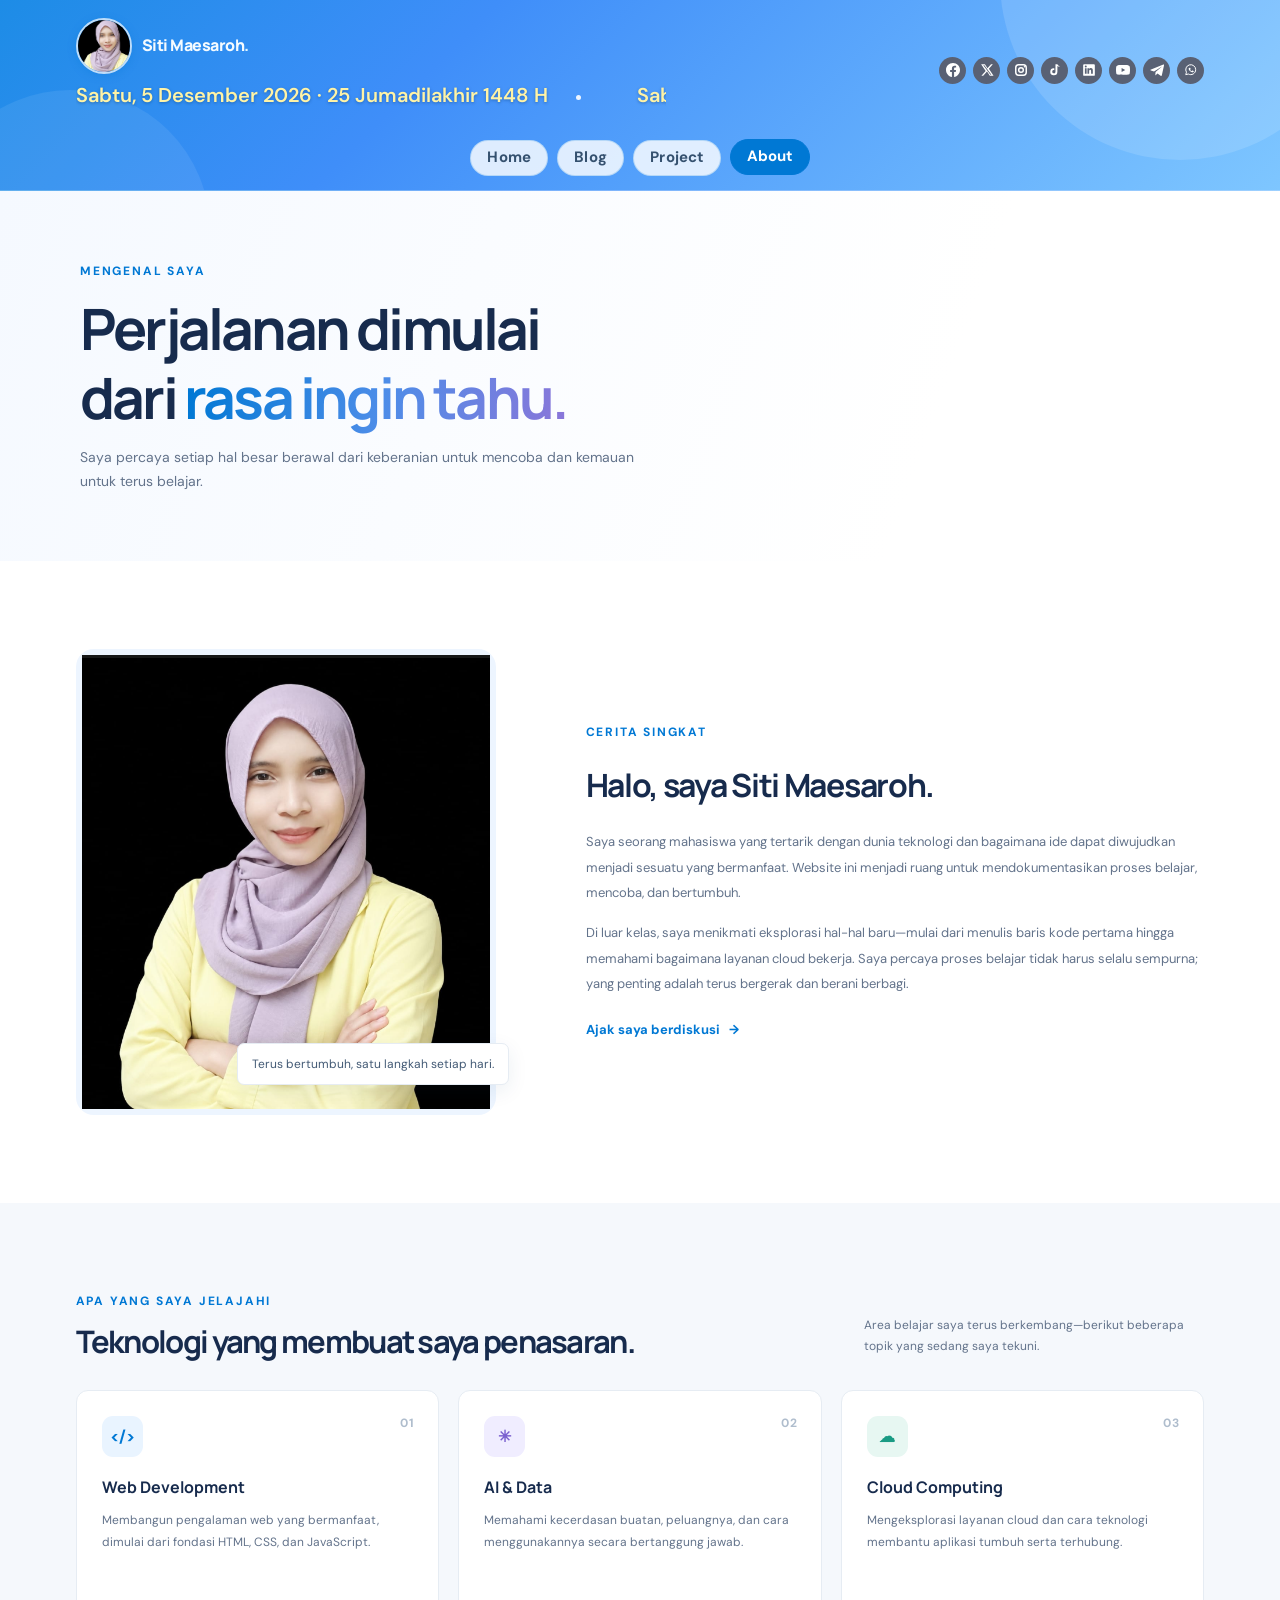
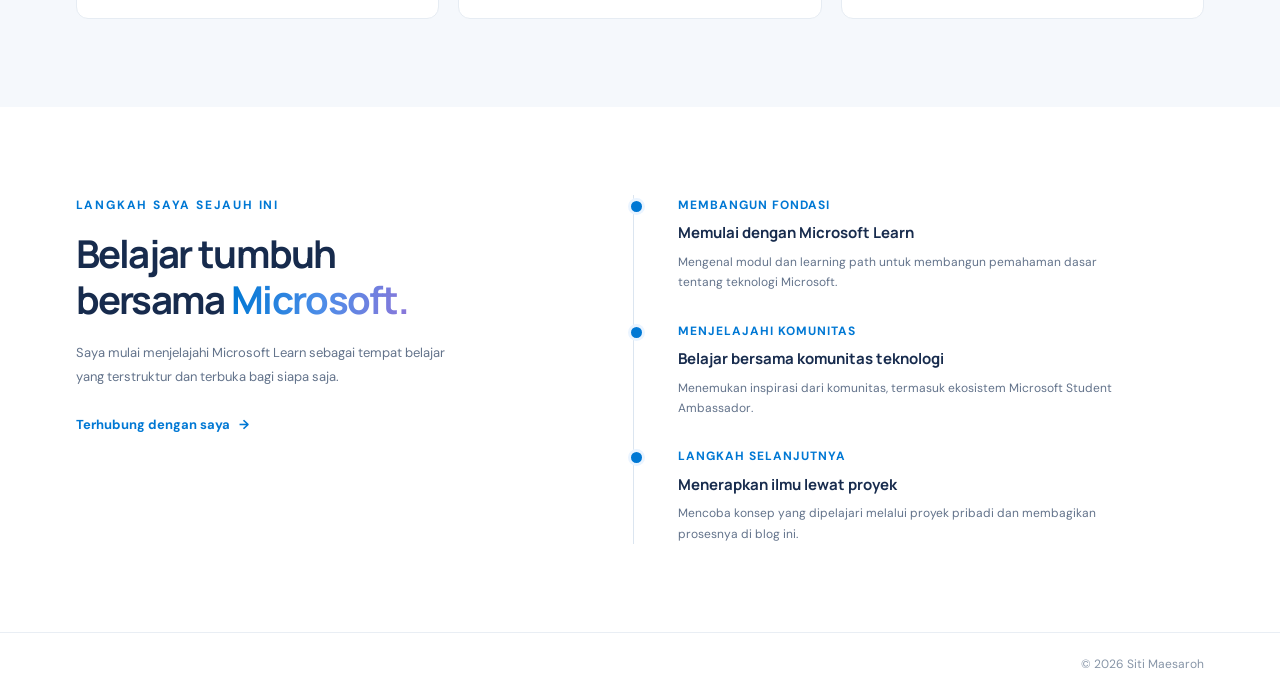
<file: about.html>
<!DOCTYPE html>
<html lang="id">
<head>
  <meta charset="UTF-8">
  <meta name="viewport" content="width=device-width, initial-scale=1.0">
  <meta name="description" content="Cerita, ketertarikan teknologi, dan perjalanan belajar Microsoft Siti Maesaroh.">
  <title>About — Siti Maesaroh</title>
  <link rel="preconnect" href="https://fonts.googleapis.com">
  <link rel="preconnect" href="https://fonts.gstatic.com" crossorigin>
  <link href="https://fonts.googleapis.com/css2?family=DM+Sans:wght@400;500;600;700&family=Manrope:wght@400;500;600;700;800&display=swap" rel="stylesheet">
  <link rel="stylesheet" href="assets/css/styles.css">
  <script src="assets/js/main.js" defer></script>
</head>
<body>
  <a class="skip-link" href="#main-content">Lewati ke konten utama</a>
  <header class="site-header"><div class="container nav-wrap profile-strip">
    <div class="profile-block">
      <div class="profile-meta">
        <a class="brand" href="index.html" aria-label="Siti Maesaroh — halaman beranda"><span class="brand-photo"><img src="assets/images/profil.black.png" alt=""></span><span>Siti Maesaroh<span class="brand-dot">.</span></span></a>
      </div>
      <div class="date-ticker header-ticker" aria-label="Hari dan tanggal lokal">
        <div class="date-ticker-track">
          <span data-local-date></span>
          <span data-local-date-copy aria-hidden="true"></span>
        </div>
      </div>
    </div>
    <div class="header-tools">
      <div class="header-share" aria-label="Media sosial">
        <a class="share-link" href="#" data-platform="facebook" target="_blank" rel="noopener noreferrer" aria-label="Bagikan ke Facebook"><svg viewBox="0 0 24 24" aria-hidden="true" focusable="false"><path d="M24 12.073C24 5.405 18.627 0 12 0S0 5.405 0 12.073C0 18.1 4.388 23.176 10.125 24v-8.438H7.078v-3.49h3.047V9.41c0-3.025 1.792-4.696 4.533-4.696 1.312 0 2.686.236 2.686.236v2.97h-1.513c-1.49 0-1.956.93-1.956 1.884v2.267h3.328l-.532 3.49h-2.796V24C19.612 23.176 24 18.1 24 12.073z"/></svg></a>
        <a class="share-link" href="#" data-platform="x" target="_blank" rel="noopener noreferrer" aria-label="Bagikan ke X"><svg viewBox="0 0 24 24" aria-hidden="true" focusable="false"><path d="M18.9 2H22l-6.8 7.8L23.2 22h-6.3l-4.9-7.4L5.5 22H2.4l7.3-8.4L1.9 2h6.5l4.4 6.8L18.9 2zm-1.1 18h1.7L7.4 3.9H5.6L17.8 20z"/></svg></a>
        <a class="share-link" href="#" data-platform="instagram" target="_blank" rel="noopener noreferrer" aria-label="Buka Instagram"><svg viewBox="0 0 24 24" aria-hidden="true" focusable="false"><rect x="3" y="3" width="18" height="18" rx="5" fill="none" stroke="currentColor" stroke-width="2.5"/><circle cx="12" cy="12" r="4" fill="none" stroke="currentColor" stroke-width="2.5"/><circle cx="18" cy="6.5" r="1.4"/></svg></a>
        <a class="share-link" href="#" data-platform="tiktok" target="_blank" rel="noopener noreferrer" aria-label="Buka TikTok"><svg viewBox="0 0 24 24" aria-hidden="true" focusable="false"><path d="M19.6 6.4a5.8 5.8 0 0 1-3.5-1.2V15a6.1 6.1 0 1 1-5.3-6v3.3a2.8 2.8 0 1 0 2 2.7V2h3.3a5.8 5.8 0 0 0 3.5 3.3v1.1z"/></svg></a>
        <a class="share-link" href="#" data-platform="linkedin" target="_blank" rel="noopener noreferrer" aria-label="Bagikan ke LinkedIn"><svg viewBox="0 0 24 24" aria-hidden="true" focusable="false"><path d="M20.45 2H3.55C2.69 2 2 2.68 2 3.52v16.96c0 .84.69 1.52 1.55 1.52h16.9c.86 0 1.55-.68 1.55-1.52V3.52c0-.84-.69-1.52-1.55-1.52zM7.93 18.56H4.96V9h2.97v9.56zM6.45 7.7a1.72 1.72 0 1 1 0-3.44 1.72 1.72 0 0 1 0 3.44zm12.1 10.86h-2.96v-4.65c0-1.11-.02-2.53-1.54-2.53-1.54 0-1.78 1.2-1.78 2.45v4.73H9.3V9h2.85v1.31h.04a3.12 3.12 0 0 1 2.8-1.54c2.99 0 3.56 1.97 3.56 4.53v5.26z"/></svg></a>
        <a class="share-link" href="#" data-platform="youtube" target="_blank" rel="noopener noreferrer" aria-label="Buka YouTube"><svg viewBox="0 0 24 24" aria-hidden="true" focusable="false"><path d="M23.5 6.2a3 3 0 0 0-2.1-2.1C19.5 3.6 12 3.6 12 3.6s-7.5 0-9.4.5A3 3 0 0 0 .5 6.2 31 31 0 0 0 0 12a31 31 0 0 0 .5 5.8 3 3 0 0 0 2.1 2.1c1.9.5 9.4.5 9.4.5s7.5 0 9.4-.5a3 3 0 0 0 2.1-2.1A31 31 0 0 0 24 12a31 31 0 0 0-.5-5.8zM9.6 15.6V8.4l6.3 3.6-6.3 3.6z"/></svg></a>
        <a class="share-link" href="#" data-platform="telegram" target="_blank" rel="noopener noreferrer" aria-label="Bagikan ke Telegram"><svg viewBox="0 0 24 24" aria-hidden="true" focusable="false"><path d="M23.9 4.6 20.3 21c-.3 1.2-1 1.5-2 .9l-5.5-4-2.7 2.6c-.3.3-.5.5-1 .5l.4-5.6L19.7 7c.4-.4-.1-.6-.6-.2L6.9 14.5l-5.4-1.7c-1.2-.4-1.2-1.2.3-1.8L22.9 2.6c1-.4 1.8.2 1 2z"/></svg></a>
        <a class="share-link" href="#" data-platform="whatsapp" target="_blank" rel="noopener noreferrer" aria-label="Bagikan ke WhatsApp"><svg viewBox="0 0 24 24" aria-hidden="true" focusable="false"><path d="M20 11.5a8.5 8.5 0 0 1-12.6 7.4L3 20l1.2-4.2A8.5 8.5 0 1 1 20 11.5Z" fill="none" stroke="currentColor" stroke-width="1.7"/><path d="M9 8.5c.2-.4.4-.4.7-.4h.5c.2 0 .4.1.5.4l.6 1.5c.1.3.1.5-.1.7l-.5.6c-.2.2-.2.4 0 .7.5.8 1.2 1.5 2.1 1.9.3.1.5.1.7-.1l.7-.8c.2-.2.4-.2.7-.1l1.4.7c.3.1.4.3.4.5 0 .5-.3 1.2-.8 1.5-.5.4-1.2.6-2.2.3-1.2-.4-2.4-1.1-3.5-2.1-1.1-1.1-1.8-2.3-2.1-3.3-.3-.9 0-1.6.3-2z"/></svg></a>
      </div>
    </div>
  </div><nav class="site-nav container" aria-label="Navigasi utama">
    <a href="index.html">Home</a>
    <a href="blog.html">Blog</a>
    <a href="projects.html">Project</a>
    <a href="about.html" aria-current="page">About</a>
  </nav></header>
  <main id="main-content">
    <section class="page-hero"><div class="container page-hero-inner"><p class="eyebrow">MENGENAL SAYA</p><h1>Perjalanan dimulai<br>dari <span class="text-gradient">rasa ingin tahu.</span></h1><p>Saya percaya setiap hal besar berawal dari keberanian untuk mencoba dan kemauan untuk terus belajar.</p></div></section>
    <section class="section"><div class="container about-story-grid">
      <div class="story-image"><img src="assets/images/profil.black.png" alt="Foto profil Siti Maesaroh"><span class="image-caption">Terus bertumbuh, satu langkah setiap hari.</span></div>
      <div class="story-copy"><p class="eyebrow">CERITA SINGKAT</p><h2>Halo, saya Siti Maesaroh.</h2><p>Saya seorang mahasiswa yang tertarik dengan dunia teknologi dan bagaimana ide dapat diwujudkan menjadi sesuatu yang bermanfaat. Website ini menjadi ruang untuk mendokumentasikan proses belajar, mencoba, dan bertumbuh.</p><p>Di luar kelas, saya menikmati eksplorasi hal-hal baru—mulai dari menulis baris kode pertama hingga memahami bagaimana layanan cloud bekerja. Saya percaya proses belajar tidak harus selalu sempurna; yang penting adalah terus bergerak dan berani berbagi.</p><a class="text-link" href="contact.html">Ajak saya berdiskusi <span aria-hidden="true">→</span></a></div>
    </div></section>
    <section class="section section-tint"><div class="container"><div class="section-heading"><div><p class="eyebrow">APA YANG SAYA JELAJAHI</p><h2>Teknologi yang membuat saya penasaran.</h2></div><p class="heading-note">Area belajar saya terus berkembang—berikut beberapa topik yang sedang saya tekuni.</p></div>
      <div class="interest-cards"><article class="interest-card"><span class="interest-number">01</span><div class="interest-icon icon-blue">&lt;/&gt;</div><h3>Web Development</h3><p>Membangun pengalaman web yang bermanfaat, dimulai dari fondasi HTML, CSS, dan JavaScript.</p></article><article class="interest-card"><span class="interest-number">02</span><div class="interest-icon icon-purple">✳</div><h3>AI &amp; Data</h3><p>Memahami kecerdasan buatan, peluangnya, dan cara menggunakannya secara bertanggung jawab.</p></article><article class="interest-card"><span class="interest-number">03</span><div class="interest-icon icon-teal">☁</div><h3>Cloud Computing</h3><p>Mengeksplorasi layanan cloud dan cara teknologi membantu aplikasi tumbuh serta terhubung.</p></article></div>
    </div></section>
    <section class="section"><div class="container journey-layout"><div><p class="eyebrow">LANGKAH SAYA SEJAUH INI</p><h2>Belajar tumbuh<br>bersama <span class="text-gradient">Microsoft.</span></h2><p class="journey-intro">Saya mulai menjelajahi Microsoft Learn sebagai tempat belajar yang terstruktur dan terbuka bagi siapa saja.</p><a class="text-link" href="contact.html">Terhubung dengan saya <span aria-hidden="true">→</span></a></div><div class="timeline"><article class="timeline-item"><span class="timeline-dot"></span><p class="timeline-label">MEMBANGUN FONDASI</p><h3>Memulai dengan Microsoft Learn</h3><p>Mengenal modul dan learning path untuk membangun pemahaman dasar tentang teknologi Microsoft.</p></article><article class="timeline-item"><span class="timeline-dot"></span><p class="timeline-label">MENJELAJAHI KOMUNITAS</p><h3>Belajar bersama komunitas teknologi</h3><p>Menemukan inspirasi dari komunitas, termasuk ekosistem Microsoft Student Ambassador.</p></article><article class="timeline-item"><span class="timeline-dot"></span><p class="timeline-label">LANGKAH SELANJUTNYA</p><h3>Menerapkan ilmu lewat proyek</h3><p>Mencoba konsep yang dipelajari melalui proyek pribadi dan membagikan prosesnya di blog ini.</p></article></div></div></section>
  </main>
  <footer class="site-footer"><div class="container footer-inner"><span class="copyright">© <span data-current-year>2026</span> Siti Maesaroh</span></div></footer>
</body>
</html>
</file>
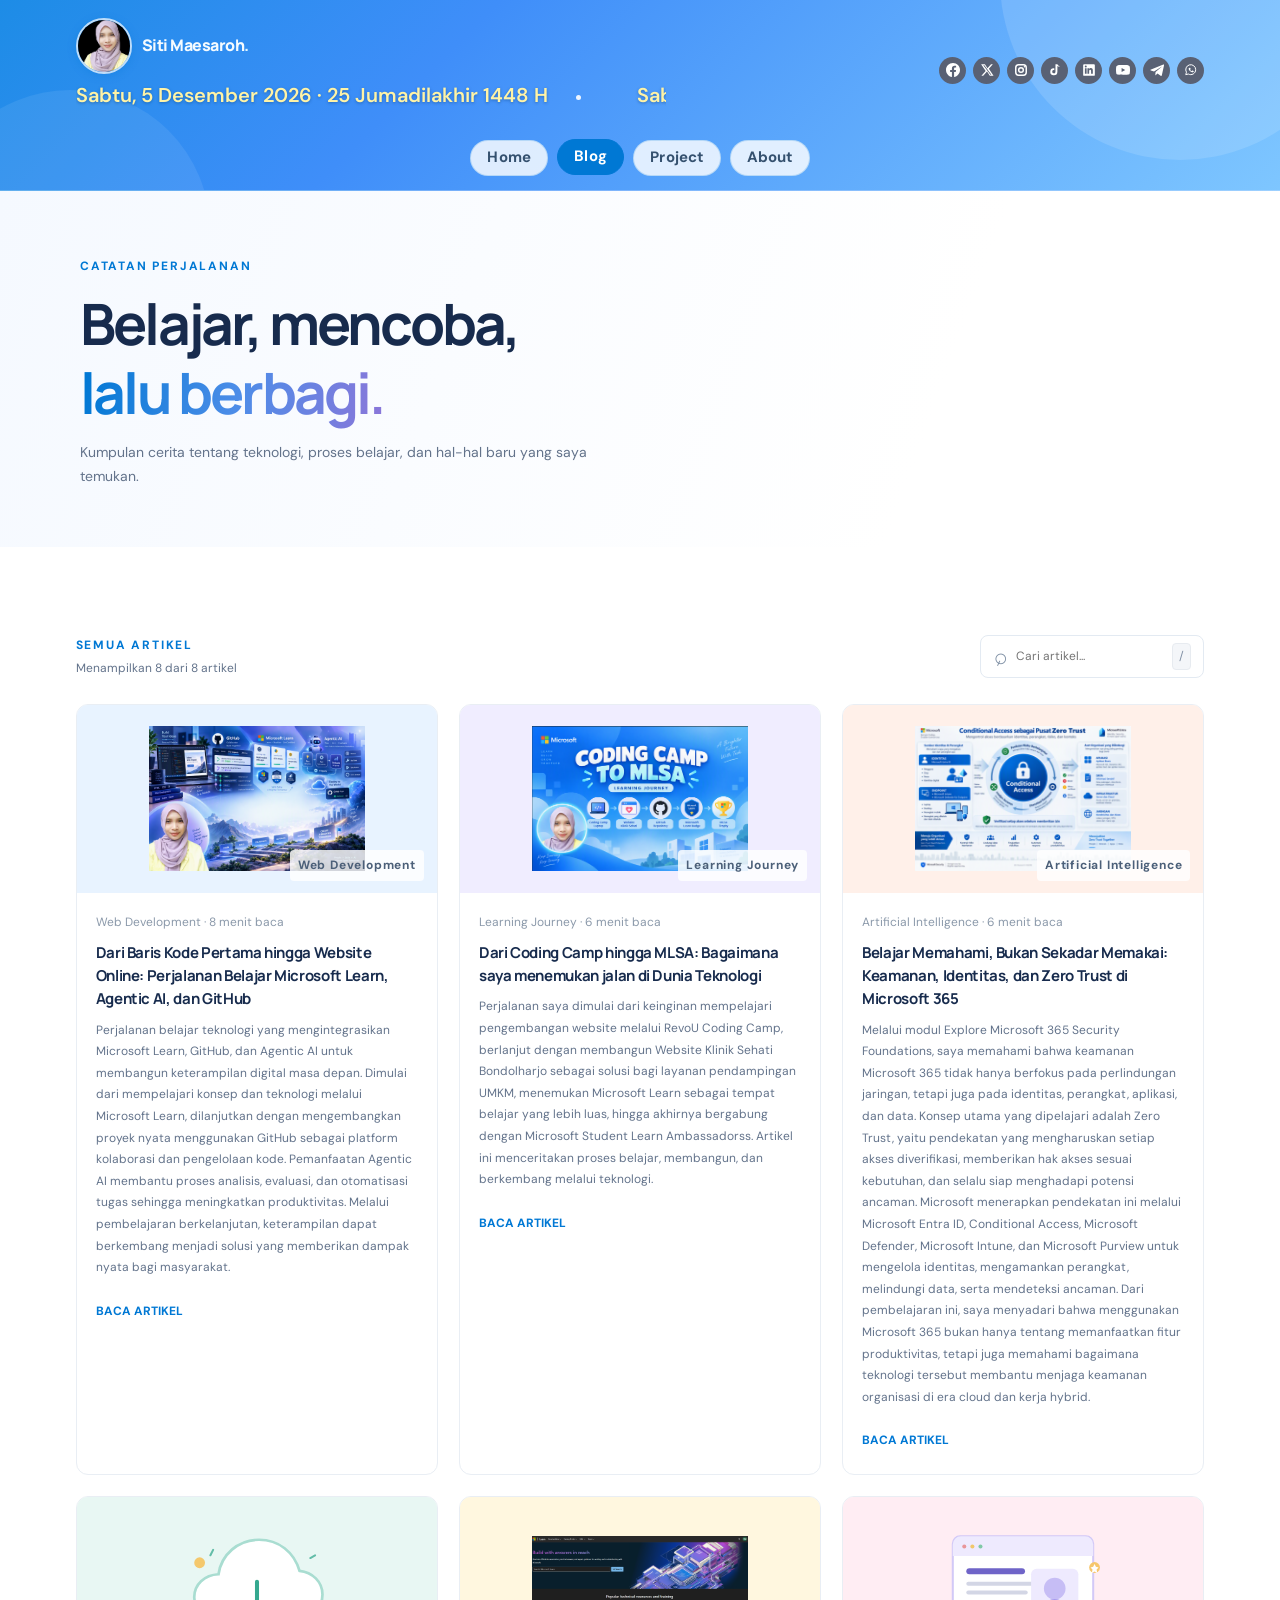
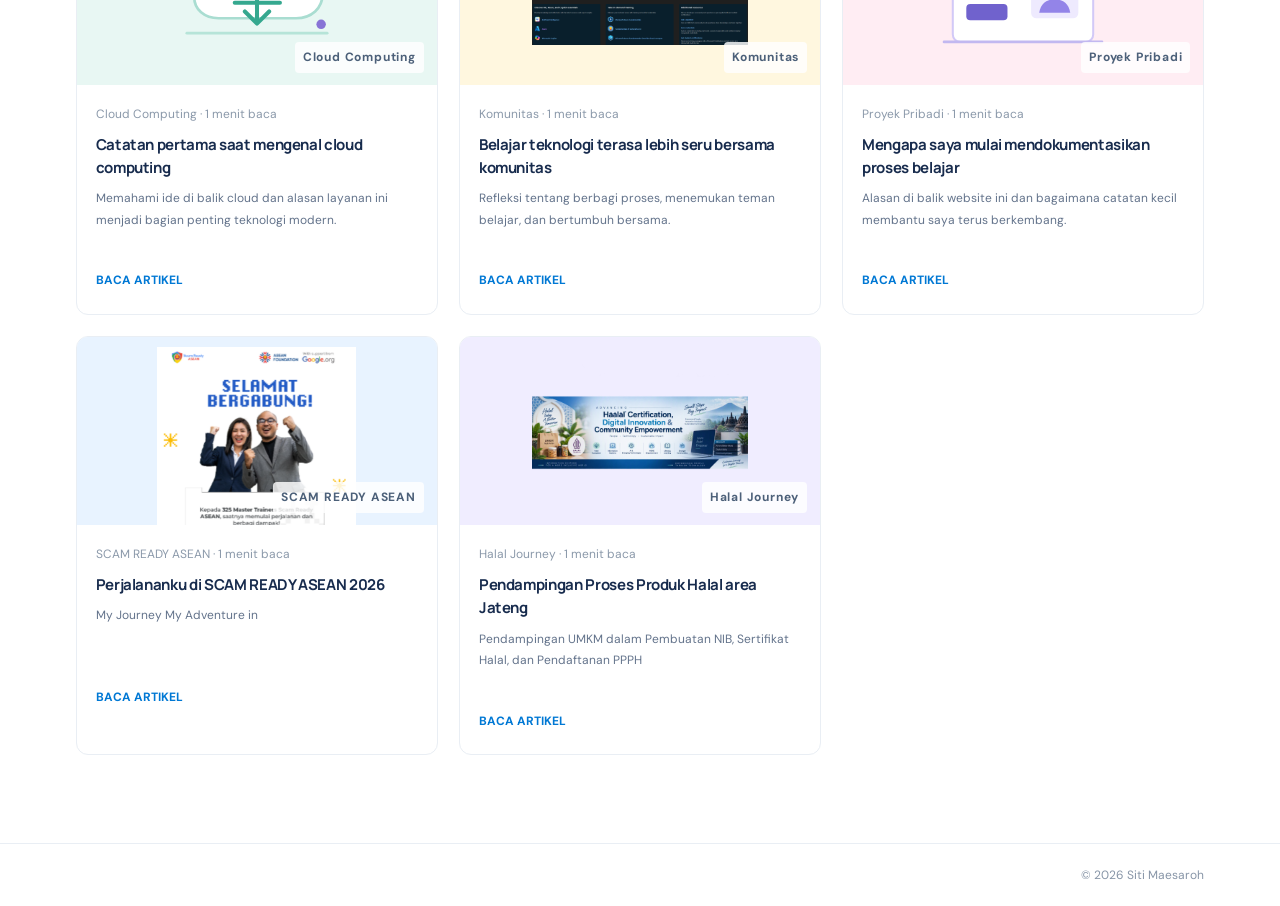
<file: blog.html>
<!DOCTYPE html>
<html lang="id">
<head>
  <meta charset="UTF-8">
  <meta name="viewport" content="width=device-width, initial-scale=1.0">
  <meta name="description" content="Artikel tentang Microsoft Learn, web development, AI, dan perjalanan belajar teknologi Siti Maesaroh.">
  <title>Blog — Siti Maesaroh</title>
  <link rel="preconnect" href="https://fonts.googleapis.com">
  <link rel="preconnect" href="https://fonts.gstatic.com" crossorigin>
  <link href="https://fonts.googleapis.com/css2?family=DM+Sans:wght@400;500;600;700&family=Manrope:wght@400;500;600;700;800&display=swap" rel="stylesheet">
  <link rel="stylesheet" href="assets/css/styles.css">
  <script src="assets/js/article-public.js?v=3" defer></script>
  <script src="assets/js/main.js" defer></script>
</head>
<body>
  <a class="skip-link" href="#main-content">Lewati ke konten utama</a>
  <header class="site-header"><div class="container nav-wrap profile-strip">
    <div class="profile-block">
      <div class="profile-meta">
        <a class="brand" href="index.html" aria-label="Siti Maesaroh — halaman beranda"><span class="brand-photo"><img src="assets/images/profil.black.png" alt=""></span><span>Siti Maesaroh<span class="brand-dot">.</span></span></a>
      </div>
      <div class="date-ticker header-ticker" aria-label="Hari dan tanggal lokal">
        <div class="date-ticker-track">
          <span data-local-date></span>
          <span data-local-date-copy aria-hidden="true"></span>
        </div>
      </div>
    </div>
    
    <div class="header-tools">
      <div class="header-share" aria-label="Media sosial">
        <a class="share-link" href="#" data-platform="facebook" target="_blank" rel="noopener noreferrer" aria-label="Bagikan ke Facebook"><svg viewBox="0 0 24 24" aria-hidden="true" focusable="false"><path d="M24 12.073C24 5.405 18.627 0 12 0S0 5.405 0 12.073C0 18.1 4.388 23.176 10.125 24v-8.438H7.078v-3.49h3.047V9.41c0-3.025 1.792-4.696 4.533-4.696 1.312 0 2.686.236 2.686.236v2.97h-1.513c-1.49 0-1.956.93-1.956 1.884v2.267h3.328l-.532 3.49h-2.796V24C19.612 23.176 24 18.1 24 12.073z"/></svg></a>
        <a class="share-link" href="#" data-platform="x" target="_blank" rel="noopener noreferrer" aria-label="Bagikan ke X"><svg viewBox="0 0 24 24" aria-hidden="true" focusable="false"><path d="M18.9 2H22l-6.8 7.8L23.2 22h-6.3l-4.9-7.4L5.5 22H2.4l7.3-8.4L1.9 2h6.5l4.4 6.8L18.9 2zm-1.1 18h1.7L7.4 3.9H5.6L17.8 20z"/></svg></a>
        <a class="share-link" href="#" data-platform="instagram" target="_blank" rel="noopener noreferrer" aria-label="Buka Instagram"><svg viewBox="0 0 24 24" aria-hidden="true" focusable="false"><rect x="3" y="3" width="18" height="18" rx="5" fill="none" stroke="currentColor" stroke-width="2.5"/><circle cx="12" cy="12" r="4" fill="none" stroke="currentColor" stroke-width="2.5"/><circle cx="18" cy="6.5" r="1.4"/></svg></a>
        <a class="share-link" href="#" data-platform="tiktok" target="_blank" rel="noopener noreferrer" aria-label="Buka TikTok"><svg viewBox="0 0 24 24" aria-hidden="true" focusable="false"><path d="M19.6 6.4a5.8 5.8 0 0 1-3.5-1.2V15a6.1 6.1 0 1 1-5.3-6v3.3a2.8 2.8 0 1 0 2 2.7V2h3.3a5.8 5.8 0 0 0 3.5 3.3v1.1z"/></svg></a>
        <a class="share-link" href="#" data-platform="linkedin" target="_blank" rel="noopener noreferrer" aria-label="Bagikan ke LinkedIn"><svg viewBox="0 0 24 24" aria-hidden="true" focusable="false"><path d="M20.45 2H3.55C2.69 2 2 2.68 2 3.52v16.96c0 .84.69 1.52 1.55 1.52h16.9c.86 0 1.55-.68 1.55-1.52V3.52c0-.84-.69-1.52-1.55-1.52zM7.93 18.56H4.96V9h2.97v9.56zM6.45 7.7a1.72 1.72 0 1 1 0-3.44 1.72 1.72 0 0 1 0 3.44zm12.1 10.86h-2.96v-4.65c0-1.11-.02-2.53-1.54-2.53-1.54 0-1.78 1.2-1.78 2.45v4.73H9.3V9h2.85v1.31h.04a3.12 3.12 0 0 1 2.8-1.54c2.99 0 3.56 1.97 3.56 4.53v5.26z"/></svg></a>
        <a class="share-link" href="#" data-platform="youtube" target="_blank" rel="noopener noreferrer" aria-label="Buka YouTube"><svg viewBox="0 0 24 24" aria-hidden="true" focusable="false"><path d="M23.5 6.2a3 3 0 0 0-2.1-2.1C19.5 3.6 12 3.6 12 3.6s-7.5 0-9.4.5A3 3 0 0 0 .5 6.2 31 31 0 0 0 0 12a31 31 0 0 0 .5 5.8 3 3 0 0 0 2.1 2.1c1.9.5 9.4.5 9.4.5s7.5 0 9.4-.5a3 3 0 0 0 2.1-2.1A31 31 0 0 0 24 12a31 31 0 0 0-.5-5.8zM9.6 15.6V8.4l6.3 3.6-6.3 3.6z"/></svg></a>
        <a class="share-link" href="#" data-platform="telegram" target="_blank" rel="noopener noreferrer" aria-label="Bagikan ke Telegram"><svg viewBox="0 0 24 24" aria-hidden="true" focusable="false"><path d="M23.9 4.6 20.3 21c-.3 1.2-1 1.5-2 .9l-5.5-4-2.7 2.6c-.3.3-.5.5-1 .5l.4-5.6L19.7 7c.4-.4-.1-.6-.6-.2L6.9 14.5l-5.4-1.7c-1.2-.4-1.2-1.2.3-1.8L22.9 2.6c1-.4 1.8.2 1 2z"/></svg></a>
        <a class="share-link" href="#" data-platform="whatsapp" target="_blank" rel="noopener noreferrer" aria-label="Bagikan ke WhatsApp"><svg viewBox="0 0 24 24" aria-hidden="true" focusable="false"><path d="M20 11.5a8.5 8.5 0 0 1-12.6 7.4L3 20l1.2-4.2A8.5 8.5 0 1 1 20 11.5Z" fill="none" stroke="currentColor" stroke-width="1.7"/><path d="M9 8.5c.2-.4.4-.4.7-.4h.5c.2 0 .4.1.5.4l.6 1.5c.1.3.1.5-.1.7l-.5.6c-.2.2-.2.4 0 .7.5.8 1.2 1.5 2.1 1.9.3.1.5.1.7-.1l.7-.8c.2-.2.4-.2.7-.1l1.4.7c.3.1.4.3.4.5 0 .5-.3 1.2-.8 1.5-.5.4-1.2.6-2.2.3-1.2-.4-2.4-1.1-3.5-2.1-1.1-1.1-1.8-2.3-2.1-3.3-.3-.9 0-1.6.3-2z"/></svg></a>
      </div>
    </div>
  </div><nav class="site-nav container" aria-label="Navigasi utama">
    <a href="index.html">Home</a>
    <a href="blog.html" aria-current="page">Blog</a>
    <a href="projects.html">Project</a>
    <a href="about.html">About</a>
  </nav></header>
  <main id="main-content">
    <section class="page-hero page-hero-compact"><div class="container page-hero-inner"><p class="eyebrow">CATATAN PERJALANAN</p><h1>Belajar, mencoba,<br><span class="text-gradient">lalu berbagi.</span></h1><p>Kumpulan cerita tentang teknologi, proses belajar, dan hal-hal baru yang saya temukan.</p></div></section>
    <section class="section blog-section"><div class="container">
      <div class="blog-toolbar" id="blog-toolbar"><div><p class="eyebrow">SEMUA ARTIKEL</p><p class="results-count" data-results-count>Menampilkan 8 artikel</p></div><div class="blog-actions"><label class="search-box"><span class="search-icon" aria-hidden="true">⌕</span><span class="visually-hidden">Cari artikel</span><input type="search" id="article-search" placeholder="Cari artikel..." autocomplete="off"><kbd>/</kbd></label></div></div>
      <article id="published-article" class="published-article" hidden></article>
      <div class="article-grid blog-grid" id="article-list">
      </div>
      <p class="empty-state" id="empty-state" hidden>Belum ada artikel yang cocok. Coba kata kunci lain.</p>
      <p class="blog-disclaimer" id="blog-disclaimer">Artikel yang disimpan dari dashboard akan tampil di sini pada browser ini.</p>
    </div></section>
  </main>
  <footer class="site-footer"><div class="container footer-inner"><span class="copyright">© <span data-current-year>2026</span> Siti Maesaroh</span></div></footer>
</body>
</html>
</file>
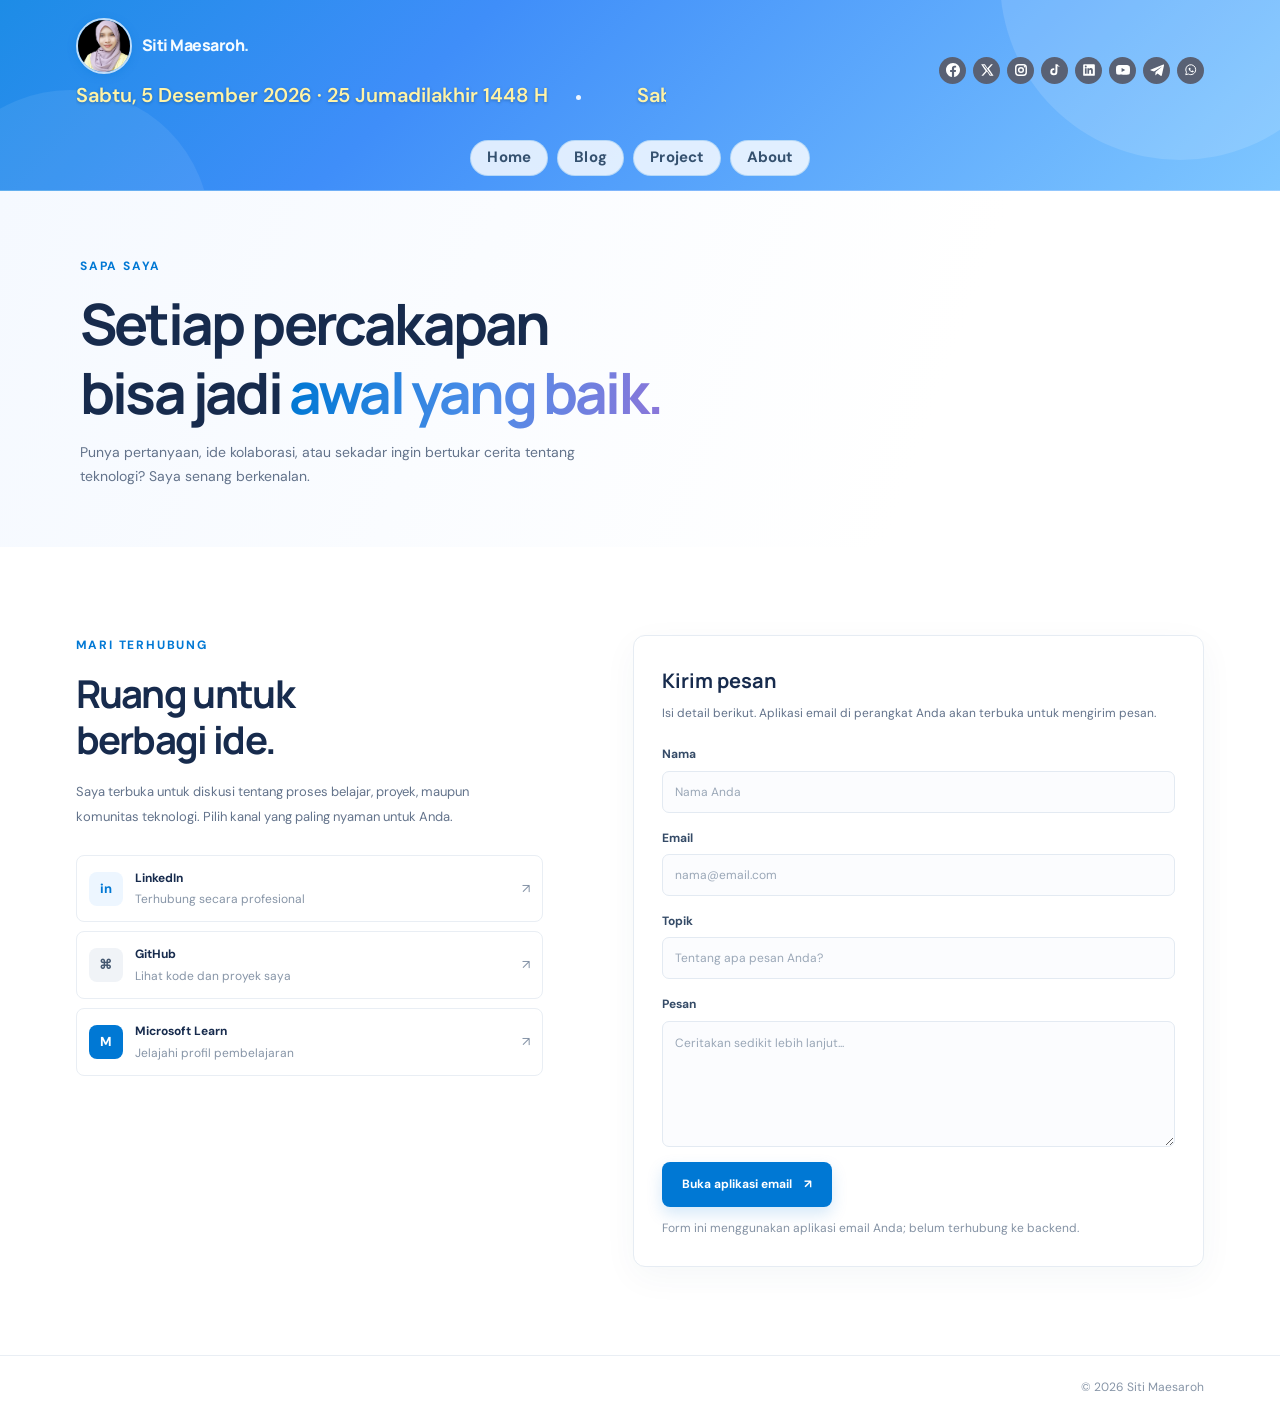
<file: contact.html>
<!DOCTYPE html>
<html lang="id">
<head>
  <meta charset="UTF-8">
  <meta name="viewport" content="width=device-width, initial-scale=1.0">
  <meta name="description" content="Hubungi Siti Maesaroh untuk berdiskusi tentang teknologi, proyek, dan kolaborasi.">
  <title>Contact — Siti Maesaroh</title>
  <link rel="preconnect" href="https://fonts.googleapis.com">
  <link rel="preconnect" href="https://fonts.gstatic.com" crossorigin>
  <link href="https://fonts.googleapis.com/css2?family=DM+Sans:wght@400;500;600;700&family=Manrope:wght@400;500;600;700;800&display=swap" rel="stylesheet">
  <link rel="stylesheet" href="assets/css/styles.css">
  <script src="assets/js/main.js" defer></script>
</head>
<body>
  <a class="skip-link" href="#main-content">Lewati ke konten utama</a>
  <header class="site-header"><div class="container nav-wrap profile-strip">
    <div class="profile-block">
      <div class="profile-meta">
        <a class="brand" href="index.html" aria-label="Siti Maesaroh — halaman beranda"><span class="brand-photo"><img src="assets/images/profil.black.png" alt=""></span><span>Siti Maesaroh<span class="brand-dot">.</span></span></a>
      </div>
      <div class="date-ticker header-ticker" aria-label="Hari dan tanggal lokal">
        <div class="date-ticker-track">
          <span data-local-date></span>
          <span data-local-date-copy aria-hidden="true"></span>
        </div>
      </div>
    </div>
    <div class="header-tools">
      <div class="header-share" aria-label="Media sosial">
        <a class="share-link" href="#" data-platform="facebook" target="_blank" rel="noopener noreferrer" aria-label="Bagikan ke Facebook"><svg viewBox="0 0 24 24" aria-hidden="true" focusable="false"><path d="M24 12.073C24 5.405 18.627 0 12 0S0 5.405 0 12.073C0 18.1 4.388 23.176 10.125 24v-8.438H7.078v-3.49h3.047V9.41c0-3.025 1.792-4.696 4.533-4.696 1.312 0 2.686.236 2.686.236v2.97h-1.513c-1.49 0-1.956.93-1.956 1.884v2.267h3.328l-.532 3.49h-2.796V24C19.612 23.176 24 18.1 24 12.073z"/></svg></a>
        <a class="share-link" href="#" data-platform="x" target="_blank" rel="noopener noreferrer" aria-label="Bagikan ke X"><svg viewBox="0 0 24 24" aria-hidden="true" focusable="false"><path d="M18.9 2H22l-6.8 7.8L23.2 22h-6.3l-4.9-7.4L5.5 22H2.4l7.3-8.4L1.9 2h6.5l4.4 6.8L18.9 2zm-1.1 18h1.7L7.4 3.9H5.6L17.8 20z"/></svg></a>
        <a class="share-link" href="#" data-platform="instagram" target="_blank" rel="noopener noreferrer" aria-label="Buka Instagram"><svg viewBox="0 0 24 24" aria-hidden="true" focusable="false"><rect x="3" y="3" width="18" height="18" rx="5" fill="none" stroke="currentColor" stroke-width="2.5"/><circle cx="12" cy="12" r="4" fill="none" stroke="currentColor" stroke-width="2.5"/><circle cx="18" cy="6.5" r="1.4"/></svg></a>
        <a class="share-link" href="#" data-platform="tiktok" target="_blank" rel="noopener noreferrer" aria-label="Buka TikTok"><svg viewBox="0 0 24 24" aria-hidden="true" focusable="false"><path d="M19.6 6.4a5.8 5.8 0 0 1-3.5-1.2V15a6.1 6.1 0 1 1-5.3-6v3.3a2.8 2.8 0 1 0 2 2.7V2h3.3a5.8 5.8 0 0 0 3.5 3.3v1.1z"/></svg></a>
        <a class="share-link" href="#" data-platform="linkedin" target="_blank" rel="noopener noreferrer" aria-label="Bagikan ke LinkedIn"><svg viewBox="0 0 24 24" aria-hidden="true" focusable="false"><path d="M20.45 2H3.55C2.69 2 2 2.68 2 3.52v16.96c0 .84.69 1.52 1.55 1.52h16.9c.86 0 1.55-.68 1.55-1.52V3.52c0-.84-.69-1.52-1.55-1.52zM7.93 18.56H4.96V9h2.97v9.56zM6.45 7.7a1.72 1.72 0 1 1 0-3.44 1.72 1.72 0 0 1 0 3.44zm12.1 10.86h-2.96v-4.65c0-1.11-.02-2.53-1.54-2.53-1.54 0-1.78 1.2-1.78 2.45v4.73H9.3V9h2.85v1.31h.04a3.12 3.12 0 0 1 2.8-1.54c2.99 0 3.56 1.97 3.56 4.53v5.26z"/></svg></a>
        <a class="share-link" href="#" data-platform="youtube" target="_blank" rel="noopener noreferrer" aria-label="Buka YouTube"><svg viewBox="0 0 24 24" aria-hidden="true" focusable="false"><path d="M23.5 6.2a3 3 0 0 0-2.1-2.1C19.5 3.6 12 3.6 12 3.6s-7.5 0-9.4.5A3 3 0 0 0 .5 6.2 31 31 0 0 0 0 12a31 31 0 0 0 .5 5.8 3 3 0 0 0 2.1 2.1c1.9.5 9.4.5 9.4.5s7.5 0 9.4-.5a3 3 0 0 0 2.1-2.1A31 31 0 0 0 24 12a31 31 0 0 0-.5-5.8zM9.6 15.6V8.4l6.3 3.6-6.3 3.6z"/></svg></a>
        <a class="share-link" href="#" data-platform="telegram" target="_blank" rel="noopener noreferrer" aria-label="Bagikan ke Telegram"><svg viewBox="0 0 24 24" aria-hidden="true" focusable="false"><path d="M23.9 4.6 20.3 21c-.3 1.2-1 1.5-2 .9l-5.5-4-2.7 2.6c-.3.3-.5.5-1 .5l.4-5.6L19.7 7c.4-.4-.1-.6-.6-.2L6.9 14.5l-5.4-1.7c-1.2-.4-1.2-1.2.3-1.8L22.9 2.6c1-.4 1.8.2 1 2z"/></svg></a>
        <a class="share-link" href="#" data-platform="whatsapp" target="_blank" rel="noopener noreferrer" aria-label="Bagikan ke WhatsApp"><svg viewBox="0 0 24 24" aria-hidden="true" focusable="false"><path d="M20 11.5a8.5 8.5 0 0 1-12.6 7.4L3 20l1.2-4.2A8.5 8.5 0 1 1 20 11.5Z" fill="none" stroke="currentColor" stroke-width="1.7"/><path d="M9 8.5c.2-.4.4-.4.7-.4h.5c.2 0 .4.1.5.4l.6 1.5c.1.3.1.5-.1.7l-.5.6c-.2.2-.2.4 0 .7.5.8 1.2 1.5 2.1 1.9.3.1.5.1.7-.1l.7-.8c.2-.2.4-.2.7-.1l1.4.7c.3.1.4.3.4.5 0 .5-.3 1.2-.8 1.5-.5.4-1.2.6-2.2.3-1.2-.4-2.4-1.1-3.5-2.1-1.1-1.1-1.8-2.3-2.1-3.3-.3-.9 0-1.6.3-2z"/></svg></a>
      </div>
    </div>
  </div><nav class="site-nav container" aria-label="Navigasi utama">
    <a href="index.html">Home</a>
    <a href="blog.html">Blog</a>
    <a href="projects.html">Project</a>
    <a href="about.html">About</a>
  </nav></header>
  <main id="main-content">
    <section class="page-hero page-hero-compact"><div class="container page-hero-inner"><p class="eyebrow">SAPA SAYA</p><h1>Setiap percakapan<br>bisa jadi <span class="text-gradient">awal yang baik.</span></h1><p>Punya pertanyaan, ide kolaborasi, atau sekadar ingin bertukar cerita tentang teknologi? Saya senang berkenalan.</p></div></section>
    <section class="section contact-section"><div class="container contact-layout">
      <div class="contact-info"><p class="eyebrow">MARI TERHUBUNG</p><h2>Ruang untuk<br>berbagi ide.</h2><p>Saya terbuka untuk diskusi tentang proses belajar, proyek, maupun komunitas teknologi. Pilih kanal yang paling nyaman untuk Anda.</p>
        <div class="social-links">
          
          <!-- Ganti URL contoh berikut dengan profil pribadi sebelum website dipublikasikan. -->
          <a href="https://www.linkedin.com/" target="_blank" rel="noopener noreferrer"><span class="social-icon">in</span><span><strong>LinkedIn</strong><small>Terhubung secara profesional</small></span><span class="social-arrow" aria-hidden="true">↗</span></a>
          <a href="https://github.com/" target="_blank" rel="noopener noreferrer"><span class="social-icon github-mark">⌘</span><span><strong>GitHub</strong><small>Lihat kode dan proyek saya</small></span><span class="social-arrow" aria-hidden="true">↗</span></a>
          <a href="https://learn.microsoft.com/users/" target="_blank" rel="noopener noreferrer"><span class="social-icon learn-mark">M</span><span><strong>Microsoft Learn</strong><small>Jelajahi profil pembelajaran</small></span><span class="social-arrow" aria-hidden="true">↗</span></a>
        </div>
      </div>
      <div class="contact-form-card"><h3>Kirim pesan</h3><p>Isi detail berikut. Aplikasi email di perangkat Anda akan terbuka untuk mengirim pesan.</p>
        <form id="contact-form">
          <label for="contact-name">Nama</label><input type="text" id="contact-name" name="name" placeholder="Nama Anda" required autocomplete="name">
          <label for="contact-email">Email</label><input type="email" id="contact-email" name="email" placeholder="nama@email.com" required autocomplete="email">
          <label for="contact-subject">Topik</label><input type="text" id="contact-subject" name="subject" placeholder="Tentang apa pesan Anda?" required>
          <label for="contact-message">Pesan</label><textarea id="contact-message" name="message" rows="5" placeholder="Ceritakan sedikit lebih lanjut..." required></textarea>
          <button class="button button-primary form-submit" type="submit">Buka aplikasi email <span aria-hidden="true">↗</span></button>
          <p class="form-status" id="form-status" role="status" aria-live="polite">Form ini menggunakan aplikasi email Anda; belum terhubung ke backend.</p>
        </form>
      </div>
    </div></section>
  </main>
  <footer class="site-footer"><div class="container footer-inner"><span class="copyright">© <span data-current-year>2026</span> Siti Maesaroh</span></div></footer>
</body>
</html>
</file>
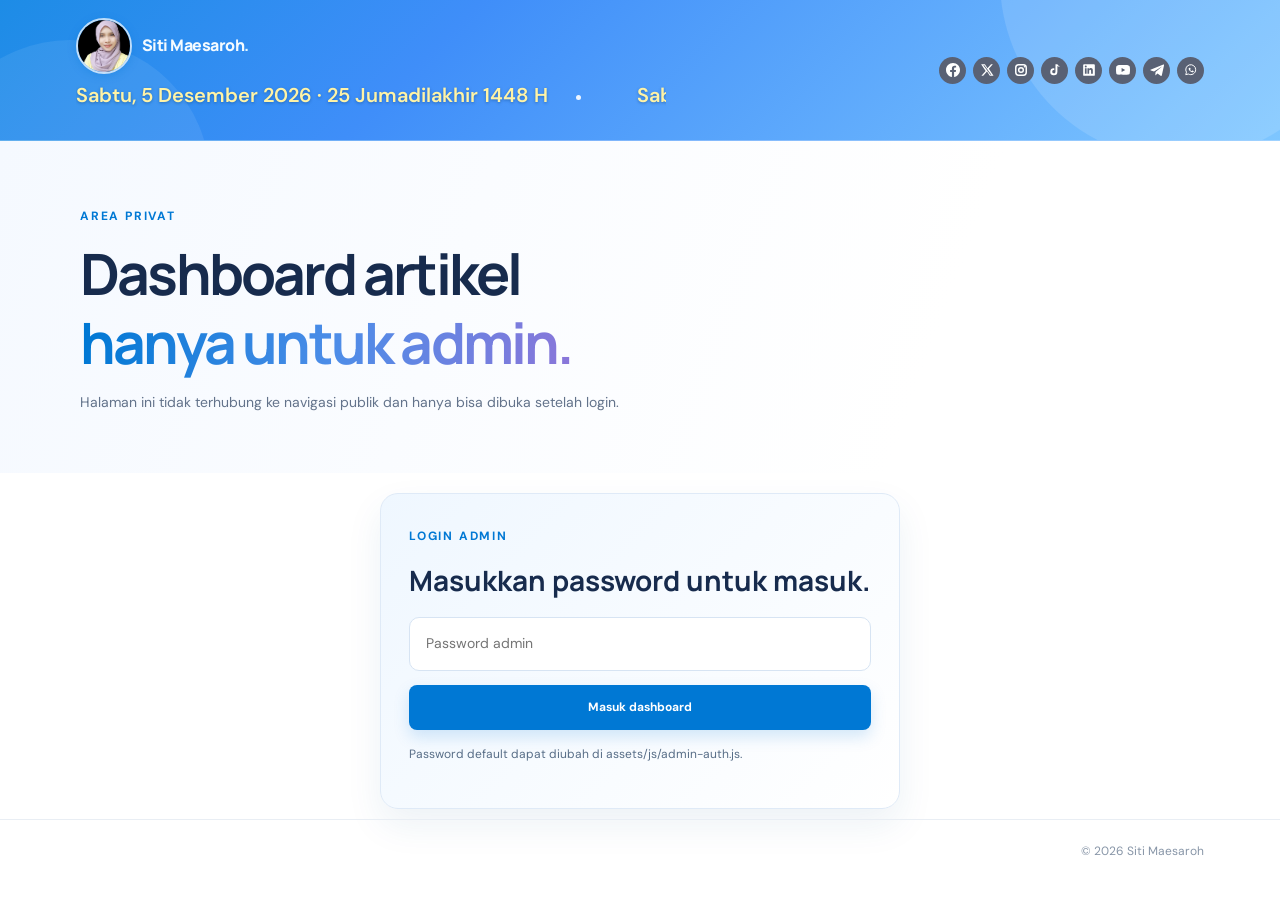
<file: dashboard.html>
<!DOCTYPE html>
<html lang="id">
<head>
  <meta charset="UTF-8">
  <meta name="viewport" content="width=device-width, initial-scale=1.0">
  <meta name="description" content="Dashboard untuk mengelola artikel belajar Siti Maesaroh.">
  <title>Dashboard Artikel — Siti Maesaroh</title>
  <link rel="preconnect" href="https://fonts.googleapis.com">
  <link rel="preconnect" href="https://fonts.gstatic.com" crossorigin>
  <link href="https://fonts.googleapis.com/css2?family=DM+Sans:wght@400;500;600;700&family=Manrope:wght@400;500;600;700;800&display=swap" rel="stylesheet">
  <link rel="stylesheet" href="assets/css/styles.css">
  <script src="assets/js/main.js" defer></script>
  <script src="assets/js/admin-auth.js" defer></script>
  <script src="assets/js/dashboard.js" defer></script>
</head>
<body>
  <a class="skip-link" href="#main-content">Lewati ke konten utama</a>
  <header class="site-header"><div class="container nav-wrap profile-strip">
    <div class="profile-block">
      <div class="profile-meta">
        <a class="brand" href="index.html" aria-label="Siti Maesaroh — halaman beranda"><span class="brand-photo"><img src="assets/images/profil.black.png" alt=""></span><span>Siti Maesaroh<span class="brand-dot">.</span></span></a>
      </div>
      <div class="date-ticker header-ticker" aria-label="Hari dan tanggal lokal">
        <div class="date-ticker-track">
          <span data-local-date></span>
          <span data-local-date-copy aria-hidden="true"></span>
        </div>
      </div>
    </div>
    <div class="header-tools">
      <div class="header-share" aria-label="Media sosial">
        <a class="share-link" href="#" data-platform="facebook" target="_blank" rel="noopener noreferrer" aria-label="Bagikan ke Facebook"><svg viewBox="0 0 24 24" aria-hidden="true" focusable="false"><path d="M24 12.073C24 5.405 18.627 0 12 0S0 5.405 0 12.073C0 18.1 4.388 23.176 10.125 24v-8.438H7.078v-3.49h3.047V9.41c0-3.025 1.792-4.696 4.533-4.696 1.312 0 2.686.236 2.686.236v2.97h-1.513c-1.49 0-1.956.93-1.956 1.884v2.267h3.328l-.532 3.49h-2.796V24C19.612 23.176 24 18.1 24 12.073z"/></svg></a>
        <a class="share-link" href="#" data-platform="x" target="_blank" rel="noopener noreferrer" aria-label="Bagikan ke X"><svg viewBox="0 0 24 24" aria-hidden="true" focusable="false"><path d="M18.9 2H22l-6.8 7.8L23.2 22h-6.3l-4.9-7.4L5.5 22H2.4l7.3-8.4L1.9 2h6.5l4.4 6.8L18.9 2zm-1.1 18h1.7L7.4 3.9H5.6L17.8 20z"/></svg></a>
        <a class="share-link" href="#" data-platform="instagram" target="_blank" rel="noopener noreferrer" aria-label="Buka Instagram"><svg viewBox="0 0 24 24" aria-hidden="true" focusable="false"><rect x="3" y="3" width="18" height="18" rx="5" fill="none" stroke="currentColor" stroke-width="2.5"/><circle cx="12" cy="12" r="4" fill="none" stroke="currentColor" stroke-width="2.5"/><circle cx="18" cy="6.5" r="1.4"/></svg></a>
        <a class="share-link" href="#" data-platform="tiktok" target="_blank" rel="noopener noreferrer" aria-label="Buka TikTok"><svg viewBox="0 0 24 24" aria-hidden="true" focusable="false"><path d="M19.6 6.4a5.8 5.8 0 0 1-3.5-1.2V15a6.1 6.1 0 1 1-5.3-6v3.3a2.8 2.8 0 1 0 2 2.7V2h3.3a5.8 5.8 0 0 0 3.5 3.3v1.1z"/></svg></a>
        <a class="share-link" href="#" data-platform="linkedin" target="_blank" rel="noopener noreferrer" aria-label="Bagikan ke LinkedIn"><svg viewBox="0 0 24 24" aria-hidden="true" focusable="false"><path d="M20.45 2H3.55C2.69 2 2 2.68 2 3.52v16.96c0 .84.69 1.52 1.55 1.52h16.9c.86 0 1.55-.68 1.55-1.52V3.52c0-.84-.69-1.52-1.55-1.52zM7.93 18.56H4.96V9h2.97v9.56zM6.45 7.7a1.72 1.72 0 1 1 0-3.44 1.72 1.72 0 0 1 0 3.44zm12.1 10.86h-2.96v-4.65c0-1.11-.02-2.53-1.54-2.53-1.54 0-1.78 1.2-1.78 2.45v4.73H9.3V9h2.85v1.31h.04a3.12 3.12 0 0 1 2.8-1.54c2.99 0 3.56 1.97 3.56 4.53v5.26z"/></svg></a>
        <a class="share-link" href="#" data-platform="youtube" target="_blank" rel="noopener noreferrer" aria-label="Buka YouTube"><svg viewBox="0 0 24 24" aria-hidden="true" focusable="false"><path d="M23.5 6.2a3 3 0 0 0-2.1-2.1C19.5 3.6 12 3.6 12 3.6s-7.5 0-9.4.5A3 3 0 0 0 .5 6.2 31 31 0 0 0 0 12a31 31 0 0 0 .5 5.8 3 3 0 0 0 2.1 2.1c1.9.5 9.4.5 9.4.5s7.5 0 9.4-.5a3 3 0 0 0 2.1-2.1A31 31 0 0 0 24 12a31 31 0 0 0-.5-5.8zM9.6 15.6V8.4l6.3 3.6-6.3 3.6z"/></svg></a>
        <a class="share-link" href="#" data-platform="telegram" target="_blank" rel="noopener noreferrer" aria-label="Bagikan ke Telegram"><svg viewBox="0 0 24 24" aria-hidden="true" focusable="false"><path d="M23.9 4.6 20.3 21c-.3 1.2-1 1.5-2 .9l-5.5-4-2.7 2.6c-.3.3-.5.5-1 .5l.4-5.6L19.7 7c.4-.4-.1-.6-.6-.2L6.9 14.5l-5.4-1.7c-1.2-.4-1.2-1.2.3-1.8L22.9 2.6c1-.4 1.8.2 1 2z"/></svg></a>
        <a class="share-link" href="#" data-platform="whatsapp" target="_blank" rel="noopener noreferrer" aria-label="Bagikan ke WhatsApp"><svg viewBox="0 0 24 24" aria-hidden="true" focusable="false"><path d="M20 11.5a8.5 8.5 0 0 1-12.6 7.4L3 20l1.2-4.2A8.5 8.5 0 1 1 20 11.5Z" fill="none" stroke="currentColor" stroke-width="1.7"/><path d="M9 8.5c.2-.4.4-.4.7-.4h.5c.2 0 .4.1.5.4l.6 1.5c.1.3.1.5-.1.7l-.5.6c-.2.2-.2.4 0 .7.5.8 1.2 1.5 2.1 1.9.3.1.5.1.7-.1l.7-.8c.2-.2.4-.2.7-.1l1.4.7c.3.1.4.3.4.5 0 .5-.3 1.2-.8 1.5-.5.4-1.2.6-2.2.3-1.2-.4-2.4-1.1-3.5-2.1-1.1-1.1-1.8-2.3-2.1-3.3-.3-.9 0-1.6.3-2z"/></svg></a>
      </div>
    </div>
  </div></header>

  <main id="main-content">
    <section class="page-hero page-hero-compact"><div class="container page-hero-inner">
      <p class="eyebrow">AREA PRIVAT</p>
      <h1>Dashboard artikel<br><span class="text-gradient">hanya untuk admin.</span></h1>
      <p>Halaman ini tidak terhubung ke navigasi publik dan hanya bisa dibuka setelah login.</p>
    </div></section>

    <div data-login-shell class="admin-login-wrap" hidden>
      <div class="container">
        <div class="admin-login-card">
          <p class="eyebrow">LOGIN ADMIN</p>
          <h2>Masukkan password untuk masuk.</h2>
          <form id="admin-login-form" class="admin-login-form">
            <label for="admin-password" class="visually-hidden">Password</label>
            <input id="admin-password" type="password" placeholder="Password admin" autocomplete="current-password" required>
            <button class="button button-primary" type="submit">Masuk dashboard</button>
          </form>
          <p id="admin-login-status" class="admin-login-status" aria-live="polite">Password default dapat diubah di assets/js/admin-auth.js.</p>
        </div>
      </div>
    </div>

    <section class="section dashboard-section" data-admin-shell hidden>
      <div class="container dashboard-shell">
        <aside class="dashboard-sidebar">
          <div class="dashboard-sidebar-header">
            <div>
              <p class="eyebrow">ARTIKEL</p>
              <h2>Daftar tulisan</h2>
            </div>
            <button class="button button-primary" id="new-article" type="button">Tambah baru</button>
          </div>
          <div id="article-list-panel" class="article-list-panel" aria-live="polite"></div>
        </aside>

        <div class="dashboard-editor">
          <form id="article-form" class="article-form">
            <div class="field-grid two-up">
              <div class="field-group">
                <label for="article-title">Judul artikel</label>
                <input id="article-title" name="title" type="text" placeholder="Judul artikel" required>
              </div>
              <div class="field-group">
                <label for="article-category">Kategori</label>
                <input id="article-category" name="category" type="text" placeholder="Microsoft Learn" required>
              </div>
            </div>
            <div class="field-group">
              <label for="article-summary">Ringkasan</label>
              <textarea id="article-summary" name="summary" rows="3" placeholder="Tuliskan ringkasan singkat artikel" required></textarea>
            </div>
            <div class="field-group">
              <div class="article-content-heading">
                <label for="article-content">Isi artikel</label>
                <div class="article-editor-indicators" aria-live="polite">
                  <span id="article-editor-mode" class="article-editor-indicator"></span>
                  <span id="article-editor-category" class="article-editor-indicator"></span>
                </div>
              </div>
              <div class="rich-editor">
                <div class="rich-editor-toolbar" role="toolbar" aria-label="Pemformatan isi artikel">
                  <label class="editor-select-label" for="editor-font" title="Jenis font">Aa</label>
                  <select id="editor-font" aria-label="Jenis font">
                    <option value="DM Sans">DM Sans</option>
                    <option value="Manrope">Manrope</option>
                    <option value="Arial">Arial</option>
                    <option value="Georgia">Georgia</option>
                    <option value="Verdana">Verdana</option>
                  </select>
                  <label class="editor-select-label" for="editor-size" title="Ukuran font">A↕</label>
                  <select id="editor-size" aria-label="Ukuran font">
                    <option value="12">12 px</option>
                    <option value="14">14 px</option>
                    <option value="16" selected>16 px</option>
                    <option value="18">18 px</option>
                    <option value="24">24 px</option>
                    <option value="32">32 px</option>
                  </select>
                  <label class="editor-select-label" for="editor-line-height" title="Jarak baris">↕</label>
                  <select id="editor-line-height" aria-label="Jarak baris paragraf">
                    <option value="1.2">Rapat</option>
                    <option value="1.5">1,5</option>
                    <option value="1.8" selected>1,8</option>
                    <option value="2">2</option>
                    <option value="2.5">Renggang</option>
                  </select>
                  <button class="editor-tool-button" type="button" data-editor-command="bold" aria-label="Tebalkan" aria-pressed="false"><strong>B</strong></button>
                  <button class="editor-tool-button" type="button" data-editor-command="italic" aria-label="Miring" aria-pressed="false"><em>I</em></button>
                  <button class="editor-tool-button" type="button" data-editor-command="underline" aria-label="Garis bawah" aria-pressed="false"><u>U</u></button>
                  <button class="editor-tool-button" type="button" data-editor-command="formatBlock" data-editor-value="<p>" aria-label="Paragraf" title="Paragraf" aria-pressed="false">¶</button>
                  <button class="editor-tool-button" type="button" data-editor-command="formatBlock" data-editor-value="<h2>" aria-label="Judul" title="Judul" aria-pressed="false">H₂</button>
                  <button class="editor-tool-button" type="button" data-editor-command="formatBlock" data-editor-value="<h3>" aria-label="Subjudul" title="Subjudul" aria-pressed="false">H₃</button>
                  <button class="editor-tool-button" type="button" data-editor-command="formatBlock" data-editor-value="<blockquote>" aria-label="Kutipan" title="Kutipan" aria-pressed="false">❝</button>
                  <button class="editor-tool-button" type="button" data-editor-command="justifyLeft" aria-label="Rata kiri" title="Rata kiri" aria-pressed="false">⇤</button>
                  <button class="editor-tool-button" type="button" data-editor-command="justifyCenter" aria-label="Rata tengah" title="Rata tengah" aria-pressed="false">↔</button>
                  <button class="editor-tool-button" type="button" data-editor-command="justifyRight" aria-label="Rata kanan" title="Rata kanan" aria-pressed="false">⇥</button>
                  <button class="editor-tool-button" type="button" data-editor-command="justifyFull" aria-label="Rata kiri kanan" title="Rata kiri kanan" aria-pressed="false">☰</button>
                  <button class="editor-tool-button" type="button" data-editor-command="insertUnorderedList" aria-label="Daftar titik" title="Daftar titik" aria-pressed="false">•≡</button>
                  <button class="editor-tool-button" type="button" data-editor-command="insertOrderedList" aria-label="Daftar nomor" title="Daftar nomor" aria-pressed="false">1≡</button>
                  <button class="editor-tool-button" id="toggle-figure-fields" type="button" aria-label="Sisipkan gambar" title="Sisipkan gambar" aria-expanded="false" aria-controls="figure-fields">▧</button>
                  <button class="editor-tool-button" id="toggle-link-fields" type="button" aria-label="Sisipkan hyperlink" title="Sisipkan hyperlink" aria-expanded="false" aria-controls="link-fields">↗</button>
                </div>
                <div class="editor-insert-panel" id="figure-fields" hidden>
                  <div class="editor-insert-fields">
                    <label for="figure-asset-select">Pilih gambar dari aset
                      <select id="figure-asset-select">
                        <option value="">Pilih file gambar...</option>
                        <option value="assets/images/landing page blog.jpeg">Landing page blog</option>
                        <option value="assets/images/Landing-Page-Sehati.png">Landing Page Sehati</option>
                        <option value="assets/images/Pengembangan-Web.png">Pengembangan Web</option>
                        <option value="assets/images/Profil-Ms.Learn.png">Profil Microsoft Learn</option>
                        <option value="assets/images/email-MLSA-sensor.png">Email MLSA</option>
                        <option value="assets/images/Sertifikat-Coding-Camp.png">Sertifikat Coding Camp</option>
                        <option value="assets/images/Esma-Learning.Journey.png">Esma Learning Journey</option>
                        <option value="assets/images/Github.commit.png">GitHub Commit</option>
                        <option value="assets/images/kartu.artikel.2.png">Kartu Artikel 2</option>
                        <option value="assets/images/Modul.Learning.png">Modul Learning</option>
                        <option value="assets/images/Ms.Learn.png">Microsoft Learn</option>
                        <option value="assets/images/Vs.Code.png">Visual Studio Code</option>
                        <option value="assets/images/Modul.Learning.png">Modul Learning</option>
                        <option value="assets/images/agentic.ai.png">Agentic AI</option>
                        <option value="assets/images/Intro.to.github.png">Intro to Github</option>
                        <option value="assets/images/10102026/explore-365.png">Explore 365</option>
                        <option value="assets/images/10102026/pusat-zero-trust.png">Pusat Zero Trust</option>
                        <option value="assets/images/10102026/identitas-auth.png">Identitas Auth</option>
                        <option value="assets/images/10102026/kontrol-akses.png">Kontrol Akses</option>
                        <option value="assets/images/10102026/zero-trust.png">Zero Trust</option>
                      </select>
                    </label>
                    <label for="figure-url">Path gambar atau URL
                      <input id="figure-url" type="text" placeholder="assets/images/gambar.png atau https://...">
                    </label>
                    <label for="figure-alt">Deskripsi gambar
                      <input id="figure-alt" type="text" placeholder="Jelaskan isi gambar">
                    </label>
                    <label for="figure-caption">Keterangan gambar
                      <input id="figure-caption" type="text" placeholder="Opsional">
                    </label>
                    <button class="button button-secondary" id="insert-figure" type="button">Masukkan gambar</button>
                  </div>
                  <img class="figure-preview" id="figure-preview" alt="Pratinjau gambar yang akan disisipkan" hidden>
                  <p class="editor-insert-status" id="figure-status" role="status" aria-live="polite"></p>
                </div>
                <div class="editor-insert-panel figure-layout-panel" id="figure-layout-fields" hidden>
                  <p class="editor-panel-title">Perataan gambar</p>
                  <p class="editor-insert-status" id="figure-layout-status" role="status" aria-live="polite">Klik gambar di editor untuk memilih dan mengatur perataannya.</p>
                  <div class="editor-insert-fields">
                    <label for="figure-align">Posisi gambar
                      <select id="figure-align">
                        <option value="left">Kiri</option>
                        <option value="center" selected>Tengah</option>
                        <option value="right">Kanan</option>
                      </select>
                    </label>
                  </div>
                  <button class="button button-secondary" id="remove-figure" type="button">Hapus gambar terpilih</button>
                </div>
                <div class="editor-insert-panel" id="link-fields" hidden>
                  <div class="editor-insert-fields">
                    <label for="link-text">Teks tautan
                      <input id="link-text" type="text" placeholder="Teks yang ditampilkan">
                    </label>
                    <label for="link-url">Alamat hyperlink
                      <input id="link-url" type="url" placeholder="https://contoh.com">
                    </label>
                    <button class="button button-secondary" id="insert-link" type="button">Masukkan hyperlink</button>
                  </div>
                  <p class="editor-insert-status" id="link-status" role="status" aria-live="polite"></p>
                </div>
                <div id="article-content-editor" class="article-rich-content" contenteditable="true" role="textbox" aria-label="Isi artikel" aria-multiline="true" data-placeholder="Tulis isi artikel di sini..."></div>
              </div>
              <textarea id="article-content" name="content" class="visually-hidden" tabindex="-1" aria-hidden="true"></textarea>
              <p class="editor-help">Pilih atau sorot teks sebelum mengubah format. Klik gambar untuk mengatur perataan tanpa mengubah ukurannya; tombol format menyala saat gaya aktif.</p>
              <p id="editor-validation-status" class="editor-validation-status" role="status" aria-live="polite"></p>
            </div>
            <div class="form-actions">
              <button class="button button-primary" type="submit">Simpan artikel</button>
              <button class="button button-secondary" type="button" id="reset-form">Batal</button>
              <button class="button button-secondary" type="button" id="admin-logout">Logout</button>
            </div>
            <details class="publish-settings">
              <summary>Pengaturan publikasi untuk semua pengunjung</summary>
              <div class="publish-settings-fields">
                <label for="publish-worker-url">URL Cloudflare Worker
                  <input id="publish-worker-url" type="url" placeholder="https://esma-blog-publisher.esma-blog.workers.dev" autocomplete="url">
                </label>
                <label for="publish-worker-token">Kunci publikasi Worker
                  <input id="publish-worker-token" type="password" placeholder="Masukkan kunci yang disetel pada Worker" autocomplete="new-password">
                </label>
                <p>Kunci hanya disimpan selama tab dashboard ini terbuka. Artikel baru muncul setelah GitHub Pages selesai diperbarui.</p>
              </div>
            </details>
            <p id="publish-status" class="publish-status" role="status" aria-live="polite"></p>
          </form>
        </div>
      </div>
    </section>
  </main>

  <footer class="site-footer"><div class="container footer-inner"><span class="copyright">© <span data-current-year>2026</span> Siti Maesaroh</span></div></footer>
</body>
</html>
</file>
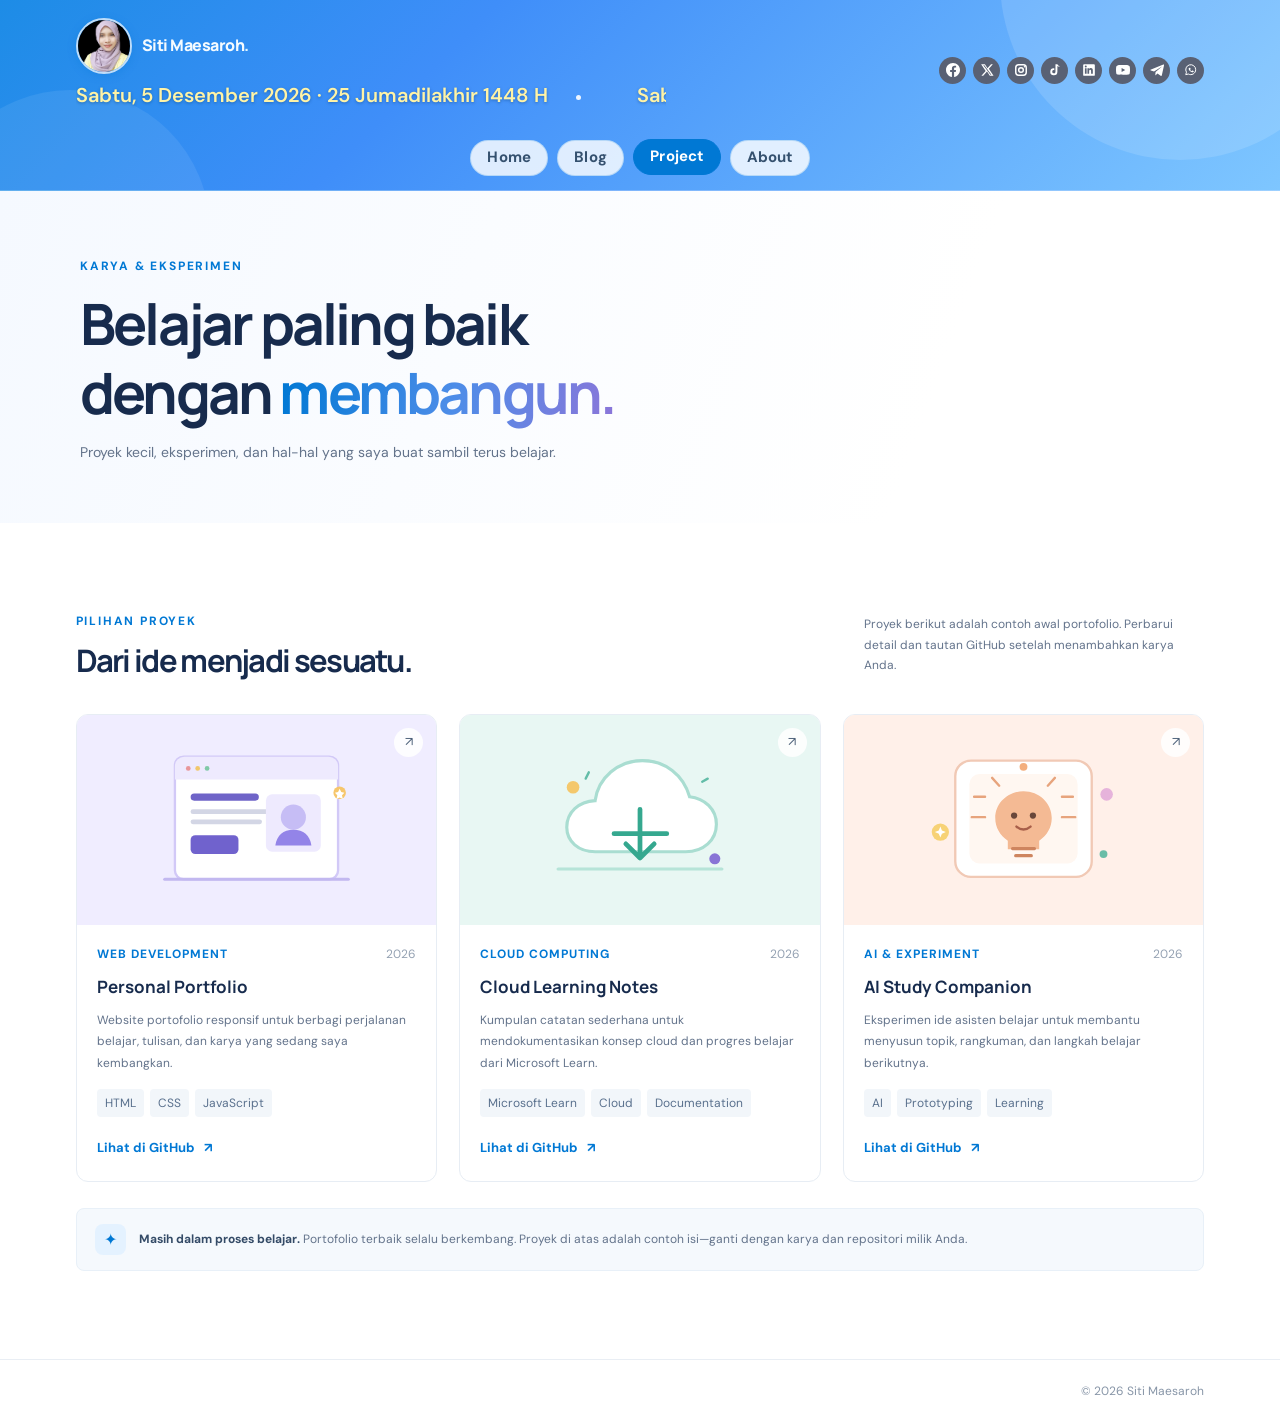
<file: projects.html>
<!DOCTYPE html>
<html lang="id">
<head>
  <meta charset="UTF-8">
  <meta name="viewport" content="width=device-width, initial-scale=1.0">
  <meta name="description" content="Proyek belajar dan portofolio Siti Maesaroh di bidang web development, AI, dan cloud.">
  <title>Projects — Siti Maesaroh</title>
  <link rel="preconnect" href="https://fonts.googleapis.com">
  <link rel="preconnect" href="https://fonts.gstatic.com" crossorigin>
  <link href="https://fonts.googleapis.com/css2?family=DM+Sans:wght@400;500;600;700&family=Manrope:wght@400;500;600;700;800&display=swap" rel="stylesheet">
  <link rel="stylesheet" href="assets/css/styles.css">
  <script src="assets/js/main.js" defer></script>
</head>
<body>
  <a class="skip-link" href="#main-content">Lewati ke konten utama</a>
  <header class="site-header"><div class="container nav-wrap profile-strip">
    <div class="profile-block">
      <div class="profile-meta">
        <a class="brand" href="index.html" aria-label="Siti Maesaroh — halaman beranda"><span class="brand-photo"><img src="assets/images/profil.black.png" alt=""></span><span>Siti Maesaroh<span class="brand-dot">.</span></span></a>
      </div>
      <div class="date-ticker header-ticker" aria-label="Hari dan tanggal lokal">
        <div class="date-ticker-track">
          <span data-local-date></span>
          <span data-local-date-copy aria-hidden="true"></span>
        </div>
      </div>
    </div>
    <div class="header-tools">
      <div class="header-share" aria-label="Media sosial">
        <a class="share-link" href="#" data-platform="facebook" target="_blank" rel="noopener noreferrer" aria-label="Bagikan ke Facebook"><svg viewBox="0 0 24 24" aria-hidden="true" focusable="false"><path d="M24 12.073C24 5.405 18.627 0 12 0S0 5.405 0 12.073C0 18.1 4.388 23.176 10.125 24v-8.438H7.078v-3.49h3.047V9.41c0-3.025 1.792-4.696 4.533-4.696 1.312 0 2.686.236 2.686.236v2.97h-1.513c-1.49 0-1.956.93-1.956 1.884v2.267h3.328l-.532 3.49h-2.796V24C19.612 23.176 24 18.1 24 12.073z"/></svg></a>
        <a class="share-link" href="#" data-platform="x" target="_blank" rel="noopener noreferrer" aria-label="Bagikan ke X"><svg viewBox="0 0 24 24" aria-hidden="true" focusable="false"><path d="M18.9 2H22l-6.8 7.8L23.2 22h-6.3l-4.9-7.4L5.5 22H2.4l7.3-8.4L1.9 2h6.5l4.4 6.8L18.9 2zm-1.1 18h1.7L7.4 3.9H5.6L17.8 20z"/></svg></a>
        <a class="share-link" href="#" data-platform="instagram" target="_blank" rel="noopener noreferrer" aria-label="Buka Instagram"><svg viewBox="0 0 24 24" aria-hidden="true" focusable="false"><rect x="3" y="3" width="18" height="18" rx="5" fill="none" stroke="currentColor" stroke-width="2.5"/><circle cx="12" cy="12" r="4" fill="none" stroke="currentColor" stroke-width="2.5"/><circle cx="18" cy="6.5" r="1.4"/></svg></a>
        <a class="share-link" href="#" data-platform="tiktok" target="_blank" rel="noopener noreferrer" aria-label="Buka TikTok"><svg viewBox="0 0 24 24" aria-hidden="true" focusable="false"><path d="M19.6 6.4a5.8 5.8 0 0 1-3.5-1.2V15a6.1 6.1 0 1 1-5.3-6v3.3a2.8 2.8 0 1 0 2 2.7V2h3.3a5.8 5.8 0 0 0 3.5 3.3v1.1z"/></svg></a>
        <a class="share-link" href="#" data-platform="linkedin" target="_blank" rel="noopener noreferrer" aria-label="Bagikan ke LinkedIn"><svg viewBox="0 0 24 24" aria-hidden="true" focusable="false"><path d="M20.45 2H3.55C2.69 2 2 2.68 2 3.52v16.96c0 .84.69 1.52 1.55 1.52h16.9c.86 0 1.55-.68 1.55-1.52V3.52c0-.84-.69-1.52-1.55-1.52zM7.93 18.56H4.96V9h2.97v9.56zM6.45 7.7a1.72 1.72 0 1 1 0-3.44 1.72 1.72 0 0 1 0 3.44zm12.1 10.86h-2.96v-4.65c0-1.11-.02-2.53-1.54-2.53-1.54 0-1.78 1.2-1.78 2.45v4.73H9.3V9h2.85v1.31h.04a3.12 3.12 0 0 1 2.8-1.54c2.99 0 3.56 1.97 3.56 4.53v5.26z"/></svg></a>
        <a class="share-link" href="#" data-platform="youtube" target="_blank" rel="noopener noreferrer" aria-label="Buka YouTube"><svg viewBox="0 0 24 24" aria-hidden="true" focusable="false"><path d="M23.5 6.2a3 3 0 0 0-2.1-2.1C19.5 3.6 12 3.6 12 3.6s-7.5 0-9.4.5A3 3 0 0 0 .5 6.2 31 31 0 0 0 0 12a31 31 0 0 0 .5 5.8 3 3 0 0 0 2.1 2.1c1.9.5 9.4.5 9.4.5s7.5 0 9.4-.5a3 3 0 0 0 2.1-2.1A31 31 0 0 0 24 12a31 31 0 0 0-.5-5.8zM9.6 15.6V8.4l6.3 3.6-6.3 3.6z"/></svg></a>
        <a class="share-link" href="#" data-platform="telegram" target="_blank" rel="noopener noreferrer" aria-label="Bagikan ke Telegram"><svg viewBox="0 0 24 24" aria-hidden="true" focusable="false"><path d="M23.9 4.6 20.3 21c-.3 1.2-1 1.5-2 .9l-5.5-4-2.7 2.6c-.3.3-.5.5-1 .5l.4-5.6L19.7 7c.4-.4-.1-.6-.6-.2L6.9 14.5l-5.4-1.7c-1.2-.4-1.2-1.2.3-1.8L22.9 2.6c1-.4 1.8.2 1 2z"/></svg></a>
        <a class="share-link" href="#" data-platform="whatsapp" target="_blank" rel="noopener noreferrer" aria-label="Bagikan ke WhatsApp"><svg viewBox="0 0 24 24" aria-hidden="true" focusable="false"><path d="M20 11.5a8.5 8.5 0 0 1-12.6 7.4L3 20l1.2-4.2A8.5 8.5 0 1 1 20 11.5Z" fill="none" stroke="currentColor" stroke-width="1.7"/><path d="M9 8.5c.2-.4.4-.4.7-.4h.5c.2 0 .4.1.5.4l.6 1.5c.1.3.1.5-.1.7l-.5.6c-.2.2-.2.4 0 .7.5.8 1.2 1.5 2.1 1.9.3.1.5.1.7-.1l.7-.8c.2-.2.4-.2.7-.1l1.4.7c.3.1.4.3.4.5 0 .5-.3 1.2-.8 1.5-.5.4-1.2.6-2.2.3-1.2-.4-2.4-1.1-3.5-2.1-1.1-1.1-1.8-2.3-2.1-3.3-.3-.9 0-1.6.3-2z"/></svg></a>
      </div>
    </div>
  </div><nav class="site-nav container" aria-label="Navigasi utama">
    <a href="index.html">Home</a>
    <a href="blog.html">Blog</a>
    <a href="projects.html" aria-current="page">Project</a>
    <a href="about.html">About</a>
  </nav></header>
  <main id="main-content">
    <section class="page-hero page-hero-compact"><div class="container page-hero-inner"><p class="eyebrow">KARYA &amp; EKSPERIMEN</p><h1>Belajar paling baik<br>dengan <span class="text-gradient">membangun.</span></h1><p>Proyek kecil, eksperimen, dan hal-hal yang saya buat sambil terus belajar.</p></div></section>
    <section class="section projects-section"><div class="container">
      <div class="section-heading projects-heading"><div><p class="eyebrow">PILIHAN PROYEK</p><h2>Dari ide menjadi sesuatu.</h2></div><p class="heading-note">Proyek berikut adalah contoh awal portofolio. Perbarui detail dan tautan GitHub setelah menambahkan karya Anda.</p></div>
      <div class="projects-grid">
        <article class="project-card"><a class="project-image visual-lilac" href="https://github.com/" target="_blank" rel="noopener noreferrer" aria-label="Lihat GitHub proyek Personal Portfolio"><img src="assets/images/project-web.svg" alt="Ilustrasi tampilan website portofolio"><span class="project-arrow" aria-hidden="true">↗</span></a><div class="project-content"><div class="project-topline"><span class="project-category">WEB DEVELOPMENT</span><span class="project-year">2026</span></div><h3>Personal Portfolio</h3><p>Website portofolio responsif untuk berbagi perjalanan belajar, tulisan, dan karya yang sedang saya kembangkan.</p><div class="tag-list"><span>HTML</span><span>CSS</span><span>JavaScript</span></div><a class="text-link" href="https://github.com/" target="_blank" rel="noopener noreferrer">Lihat di GitHub <span aria-hidden="true">↗</span></a></div></article>
        <article class="project-card"><a class="project-image visual-mint" href="https://github.com/" target="_blank" rel="noopener noreferrer" aria-label="Lihat GitHub proyek Cloud Learning Notes"><img src="assets/images/project-cloud.svg" alt="Ilustrasi konsep cloud computing"><span class="project-arrow" aria-hidden="true">↗</span></a><div class="project-content"><div class="project-topline"><span class="project-category">CLOUD COMPUTING</span><span class="project-year">2026</span></div><h3>Cloud Learning Notes</h3><p>Kumpulan catatan sederhana untuk mendokumentasikan konsep cloud dan progres belajar dari Microsoft Learn.</p><div class="tag-list"><span>Microsoft Learn</span><span>Cloud</span><span>Documentation</span></div><a class="text-link" href="https://github.com/" target="_blank" rel="noopener noreferrer">Lihat di GitHub <span aria-hidden="true">↗</span></a></div></article>
        <article class="project-card"><a class="project-image visual-peach" href="https://github.com/" target="_blank" rel="noopener noreferrer" aria-label="Lihat GitHub proyek AI Study Companion"><img src="assets/images/project-ai.svg" alt="Ilustrasi konsep artificial intelligence"><span class="project-arrow" aria-hidden="true">↗</span></a><div class="project-content"><div class="project-topline"><span class="project-category">AI &amp; EXPERIMENT</span><span class="project-year">2026</span></div><h3>AI Study Companion</h3><p>Eksperimen ide asisten belajar untuk membantu menyusun topik, rangkuman, dan langkah belajar berikutnya.</p><div class="tag-list"><span>AI</span><span>Prototyping</span><span>Learning</span></div><a class="text-link" href="https://github.com/" target="_blank" rel="noopener noreferrer">Lihat di GitHub <span aria-hidden="true">↗</span></a></div></article>
      </div>
      <div class="projects-note"><span class="note-bulb" aria-hidden="true">✦</span><p><strong>Masih dalam proses belajar.</strong> Portofolio terbaik selalu berkembang. Proyek di atas adalah contoh isi—ganti dengan karya dan repositori milik Anda.</p></div>
    </div></section>
  </main>
  <footer class="site-footer"><div class="container footer-inner"><span class="copyright">© <span data-current-year>2026</span> Siti Maesaroh</span></div></footer>
</body>
</html>
</file>
<file: assets/css/styles.css>
/* Gaya bersama untuk semua halaman portofolio. */
:root {
  --blue: #0078d4;
  --blue-dark: #005a9e;
  --ink: #172b4d;
  --muted: #63738b;
  --soft: #f5f8fc;
  --line: #e6ecf3;
  --white: #ffffff;
  --heading: "Manrope", "Segoe UI", sans-serif;
  --body: "DM Sans", "Segoe UI", sans-serif;
}

/* Border paling atas halaman */
* { box-sizing: border-box; }
html { scroll-behavior: smooth; }
body { margin: 0; color: var(--ink); background: var(--white); font-family: var(--body); font-size: 16px; line-height: 1.7; -webkit-font-smoothing: antialiased; }
img { display: block; max-width: 100%; }
a { color: inherit; text-decoration: none; }
button, input, textarea { font: inherit; }
.container { width: calc(100% - 4cm); margin: 0 auto; }
.visually-hidden { position: absolute; width: 1px; height: 1px; padding: 0; margin: -1px; overflow: hidden; clip: rect(0, 0, 0, 0); white-space: nowrap; border: 0; }
.skip-link { position: absolute; z-index: 20; top: -60px; left: 20px; padding: 10px 16px; color: var(--white); background: var(--blue); border-radius: 8px; }
.skip-link:focus { top: 12px; }

/* Header dan navigasi utama */
.site-header { position: sticky; z-index: 10; top: 0; background: linear-gradient(135deg, #1d8ce6 0%, #3f8ef9 34%, #7ec6ff 100%); border-bottom: 1px solid rgba(255, 255, 255, .3); backdrop-filter: blur(14px); overflow: hidden; }
.site-header::before, .site-header::after { position: absolute; inset: auto; content: ""; border-radius: 50%; pointer-events: none; }
.site-header::before { width: 360px; height: 360px; right: -80px; top: -200px; background: rgba(255,255,255,.13); }
.site-header::after { width: 280px; height: 280px; left: -70px; bottom: -180px; background: rgba(255,255,255,.08); }
.nav-wrap { min-height: 78px; display: flex; align-items: center; justify-content: space-between; }

/* foto profil dan nama */
.profile-strip { display: flex; align-items: center; justify-content: space-between; gap: 24px; padding: 18px 0; position: relative; z-index: 1; }
.profile-block { display: flex; flex-direction: column; align-items: flex-start; min-width: 0; }
.profile-meta { display: flex; align-items: center; gap: 14px; min-width: 0; }
.brand { display: inline-flex; align-items: center; gap: 10px; color: #f5fbff; font-family: var(--heading); font-size: 16px; font-weight: 800; letter-spacing: -.5px; }
.brand-photo { position: relative; display: block; width: 56px; height: 56px; flex: 0 0 auto; overflow: hidden; border: 2px solid rgba(255,255,255,.7); border-radius: 50%; box-shadow: 0 2px 9px rgba(0, 120, 212, .3); animation: profile-flip 9s ease-in-out infinite; backface-visibility: visible; }
.brand-photo img { position: absolute; top: -10%; left: -21%; width: 150%; max-width: none; height: 150%; object-fit: cover; object-position: center; }
@keyframes profile-flip { 0%, 12% { transform: rotateY(0deg); } 50% { transform: rotateY(180deg); } 88%, 100% { transform: rotateY(360deg); } }
.brand-dot { color: #dff5ff; }
.main-nav { display: flex; align-items: center; gap: 34px; }

/*tanggal berjalan */
.header-tools { display: flex; align-items: center; gap: 18px; position: relative; z-index: 1; }
.header-ticker { width: min(100%, 520px); overflow: hidden; margin-top: 10px; color: rgba(255,255,255,.86); font-size: 22px; font-weight: 400; line-height: 1.3; }
.site-header .header-ticker { color: #fff3a6; font-size: 20px; font-weight: 600; text-shadow: 0 1px 3px rgba(0, 54, 110, .42); }
.header-ticker .date-ticker-track { display: flex; width: max-content; align-items: center; animation: date-ticker-scroll 32s linear infinite; }
.header-ticker .date-ticker-track span { flex: 0 0 auto; padding-right: 56px; white-space: nowrap; }
.header-ticker .date-ticker-track span::after { display: inline-block; width: 5px; height: 5px; margin-left: 28px; background: rgba(255,255,255,.9); border-radius: 50%; content: ""; vertical-align: middle; }
.header-ticker:hover .date-ticker-track { animation-play-state: paused; }
.header-share { display: flex; align-items: center; gap: 7px; }

.share-link { display: grid; place-items: center; width: 27px; height: 27px; flex: 0 0 auto; border-radius: 50%; background: #596174; color: #ffffff; text-decoration: none; transition: transform .2s ease, background .2s ease; }
.share-link svg { display: block; width: 14px; height: 14px; fill: currentColor; }
.share-link:hover { transform: translateY(-2px); background: #3f4657; }
.share-link:focus-visible { outline: 2px solid #ffffff; outline-offset: 3px; }
.nav-link { color: #617188; font-size: 13px; font-weight: 600; transition: color .2s ease; }
.nav-link:hover, .nav-link.active { color: var(--blue); }
.nav-contact { padding: 11px 17px; color: var(--white); background: var(--blue); border-radius: 8px; font-size: 12px; font-weight: 700; transition: background .2s ease, transform .2s ease; }
.nav-contact:hover, .button-primary:hover { background: var(--blue-dark); transform: translateY(-1px); }
.nav-contact span { margin-left: 5px; }
.menu-toggle { display: none; }

/* Hero beranda */
.hero-section { position: relative; overflow: hidden; padding: 34px 0 72px; background: linear-gradient(90deg, rgba(255,255,255,.99) 0%, rgba(255,255,255,.98) 46%, rgba(255,255,255,.32) 100%), url("../images/landing page blog.jpeg") center 48% / cover no-repeat; }
.hero-section::before, .hero-section::after { position: absolute; content: ""; border-radius: 50%; pointer-events: none; }
.hero-section::before { width: 500px; height: 500px; right: -140px; top: -180px; background: rgba(76, 162, 255, .08); }
.hero-section::after { width: 420px; height: 420px; left: -120px; bottom: -180px; background: rgba(91, 141, 204, .08); }
.hero-grid { position: relative; display: grid; grid-template-columns: minmax(0, 3fr) minmax(0, 1fr); align-items: center; gap: 28px; }
.hero-copy { position: relative; z-index: 1; }
.date-ticker { width: min(100%, 590px); overflow: hidden; margin: 8px 0 14px; color: #58708d; font-size: 14px; font-weight: 300; }
.date-ticker-track { display: flex; width: max-content; align-items: center; animation: date-ticker-scroll 32s linear infinite; }
.date-ticker-track span { flex: 0 0 auto; padding-right: 56px; white-space: nowrap; }
.date-ticker-track span::after { display: inline-block; width: 5px; height: 5px; margin-left: 28px; background: var(--blue); border-radius: 50%; content: ""; vertical-align: middle; }
.date-ticker:hover .date-ticker-track { animation-play-state: paused; }
@keyframes date-ticker-scroll { to { transform: translateX(-50%); } }
.eyebrow { margin: 0 0 16px; color: var(--blue); font-size: 12px; font-weight: 700; letter-spacing: 1.8px; }
.site-nav { position: relative; z-index: 1; display: flex; flex-wrap: wrap; justify-content: center; gap: 9px; padding-bottom: 14px; }
.site-nav a { display: inline-flex; min-height: 36px; align-items: center; justify-content: center; padding: 0 16px; color: #35516f; background: rgba(255,255,255,.82); border: 1px solid rgba(0,120,212,.18); border-radius: 999px; font-size: 15px; font-weight: 700; letter-spacing: .2px; transition: color .2s ease, background .2s ease, border-color .2s ease, transform .2s ease; }
.site-nav a:hover, .site-nav a[aria-current="page"] { color: #ffffff; background: var(--blue); border-color: var(--blue); transform: translateY(-1px); }
.site-nav a:focus-visible { outline: 2px solid #ffffff; outline-offset: 3px; }
h1, h2, h3, p { margin-top: 0; }
h1, h2, h3 { font-family: var(--heading); }
.hero-copy h1 { width: 100%; max-width: none; margin-bottom: 14px; font-size: clamp(20px, 2.5vw, 30px); line-height: 1.12; letter-spacing: -.8px; white-space: nowrap; }
.hero-copy .hero-typewriter { min-height: 1.12em; line-height: 1.12; }
.hero-title-shift { margin-left: 0; }
.typewriter-text { white-space: pre-line; }
.hero-line { display: block; }
.typewriter-text::after { display: inline-block; width: 3px; height: .85em; margin-left: 8px; background: var(--blue); content: ""; vertical-align: -.02em; animation: caret-blink .8s steps(2, start) infinite; }
@keyframes caret-blink { to { visibility: hidden; } }

.text-gradient { color: var(--blue); background: linear-gradient(100deg, #0078d4 2%, #4d8de8 52%, #8b76d9 100%); -webkit-background-clip: text; background-clip: text; -webkit-text-fill-color: transparent; }
.hero-description { width: 100%; max-width: 100%; margin-bottom: 18px; color: var(--muted); font-size: clamp(20px, 2vw, 28px); line-height: 1.2; }
.hero-description .hero-impact { display: inline-block; padding: 0.18em 0.48em; color: #0d4072; font-weight: 800; letter-spacing: -.02em; white-space: nowrap; background: linear-gradient(135deg, rgba(34, 134, 255, .18), rgba(125, 199, 255, .12)); border: 1px solid rgba(34, 134, 255, .22); border-radius: 0.8em; box-shadow: inset 0 0 0 1px rgba(255,255,255,.25), 0 0 18px rgba(63, 150, 255, .18), 0 0 0 6px rgba(63, 150, 255, .05); text-shadow: 0 0 10px rgba(62, 124, 181, .24); animation: impactPulse 2.4s ease-in-out infinite alternate, impactBlink 1.1s step-end infinite; }
.hero-extra { max-width: none; margin: 0 0 24px; color: var(--muted); font-size: 18px; line-height: 1.8; }
@keyframes impactPulse { 0% { transform: scale(0.98); filter: brightness(0.98); } 50% { transform: scale(1.04); filter: brightness(1.08); } 100% { transform: scale(1.02); filter: brightness(1.02); } }
@keyframes impactBlink { 0%, 45% { box-shadow: inset 0 0 0 1px rgba(255,255,255,.25), 0 0 18px rgba(63, 150, 255, .18), 0 0 0 6px rgba(63, 150, 255, .05); } 50%, 100% { box-shadow: inset 0 0 0 1px rgba(255,255,255,.4), 0 0 28px rgba(63, 150, 255, .24), 0 0 0 10px rgba(63, 150, 255, .08); } }
.button { display: inline-flex; min-height: 45px; align-items: center; justify-content: center; gap: 12px; padding: 0 20px; border: 1px solid transparent; border-radius: 8px; font-size: 12px; font-weight: 700; transition: background .2s ease, transform .2s ease, border-color .2s ease; }
.button-primary { color: var(--white); background: var(--blue); box-shadow: 0 7px 16px rgba(0, 120, 212, .17); }
.button-secondary { color: #324968; background: var(--white); border-color: var(--line); }
.button-secondary:hover { border-color: #a9c8eb; background: #f9fcff; }

.hero-note { display: flex; align-items: center; gap: 10px; margin-top: 40px; color: #526b8b; font-size: 15px; }
.hero-note > span:last-child { padding: 5px 12px; color: #174f83; background: linear-gradient(100deg, rgba(0,120,212,.12), rgba(107,177,255,.08)); border: 1px solid rgba(0,120,212,.16); border-radius: 999px; box-shadow: 0 4px 14px rgba(0,120,212,.08); }
.note-line { width: 25px; height: 1px; background: #94a4b9; }
.hero-visual { position: relative; display: flex; align-items: center; justify-content: center; min-height: 430px; }
.floating-card { position: absolute; z-index: 2; display: flex; align-items: center; gap: 10px; padding: 12px 15px; background: rgba(255, 255, 255, .96); border: 1px solid rgba(224, 234, 246, .9); border-radius: 11px; box-shadow: 0 12px 35px rgba(29, 62, 100, .1); }
.floating-card strong, .floating-card small { display: block; white-space: nowrap; }
.floating-card strong { color: #29405e; font-size: 12px; }
.floating-card small { margin-top: 2px; color: #8291a5; font-size: 12px; }
.learning-card { top: 18%; right: -30px; }
.location-card { bottom: 12%; left: -36px; }
.floating-icon { display: grid; width: 31px; height: 31px; place-items: center; color: #fff; background: #edab48; border-radius: 9px; font-size: 17px; }
.location-icon { display: grid; width: 31px; height: 31px; place-items: center; color: var(--blue); background: #e9f4ff; border-radius: 9px; font-size: 16px; }

.visual-orbit { position: absolute; border: 1px solid #dceaf8; border-radius: 50%; }
.orbit-one { width: 385px; height: 385px; }
.orbit-two { width: 310px; height: 310px; border-style: dashed; border-color: #e2edf9; }
.intro-strip { position: relative; overflow-x: auto; overflow-y: hidden; padding: 21px 0; color: #ffffff; background: linear-gradient(112deg, #075fa9 0%, #087fd0 48%, #176fc4 100%); }
.intro-strip-inner { position: relative; display: grid; width: calc(100% - 4cm); grid-template-columns: repeat(6, minmax(0, 1fr)); align-items: center; gap: 12px; min-height: 25px; }
.interest-list { position: relative; z-index: 1; display: contents; color: #ffffff; font-size: 16px; font-weight: 600; }
.interest-list a { display: inline-flex; min-height: 36px; align-items: center; justify-content: center; padding: 3px 10px; color: inherit; background: rgba(255,255,255,.1); border: 1px solid rgba(255,255,255,.34); border-radius: 6px; text-decoration: none; text-align: center; white-space: nowrap; animation: interest-card-pulse 2.4s ease-in-out infinite; }
.interest-list a:nth-child(2) { animation-delay: .2s; }
.interest-list a:nth-child(3) { animation-delay: .4s; }
.interest-list a:nth-child(4) { animation-delay: .6s; }
.interest-list a:nth-child(5) { animation-delay: .8s; }
.interest-list a:nth-child(6) { animation-delay: 1s; }
.interest-list a:hover { color: #d7efff; text-decoration: underline; text-underline-offset: 3px; }
.interest-list a:focus-visible { border-radius: 2px; outline: 2px solid #ffffff; outline-offset: 4px; }
@keyframes interest-card-pulse { 0%, 100% { opacity: .62; transform: scale(.96); box-shadow: 0 0 0 rgba(255,255,255,0); } 50% { opacity: 1; transform: scale(1.06); box-shadow: 0 0 14px rgba(255,255,255,.42); } }
@media (prefers-reduced-motion: reduce) {
  .interest-list a { animation: none; }
}

/* Bagian isi dan kartu */
.section { padding: 88px 0; }
.section-tint { background: var(--soft); }
.split-section { display: grid; grid-template-columns: .95fr 1.05fr; gap: 90px; align-items: start; }
.split-section h2, .section-heading h2, .journey-layout h2, .contact-info h2 { margin-bottom: 0; font-size: clamp(34px, 3vw, 46px); line-height: 1.2; letter-spacing: -1.7px; }
.home-about-layout { display: grid; gap: 24px; }
.home-about-heading .eyebrow { margin-bottom: 9px; }
.home-about-title { margin: 0; font-size: clamp(16px, calc(4vw - 7px), 42px); line-height: 1.2; letter-spacing: -1.5px; white-space: nowrap; }
.about-summary { display: grid; grid-template-columns: minmax(0, 3fr) minmax(0, 1fr); align-items: center; gap: 32px; }
.about-summary-copy { position: relative; z-index: 1; }
.about-summary p { margin-bottom: 14px; color: var(--muted); font-size: 16px; line-height: 1.9; }
.about-summary .text-link { margin-top: 8px; }
.about-summary-photo { width: min(100%, 260px); justify-self: end; }
.about-summary-photo img { width: 100%; height: auto; }
.text-link { display: inline-flex; align-items: center; gap: 9px; color: var(--blue); font-size: 13px; font-weight: 700; }
.text-link span, .card-link span { transition: transform .2s ease; }
.text-link:hover span, .card-link:hover span { transform: translateX(3px); }
.section-heading { display: flex; align-items: end; justify-content: space-between; gap: 24px; margin-bottom: 30px; }
.section-heading .eyebrow { margin-bottom: 11px; }
.section-heading h2 { font-size: 31px; }
.section-heading > .text-link { margin-bottom: 7px; }
.heading-note { max-width: 340px; margin: 0 0 4px; color: var(--muted); font-size: 12px; }
.article-grid { display: grid; grid-template-columns: repeat(3, minmax(0, 1fr)); gap: 21px; }
.article-card { overflow: hidden; background: var(--white); border: 1px solid #e9eef4; border-radius: 12px; transition: transform .2s ease, box-shadow .2s ease; }
.article-card[data-article-id] { cursor: pointer; }
.article-card:hover { transform: translateY(-4px); box-shadow: 0 14px 35px rgba(29, 62, 100, .08); }
.article-visual { position: relative; display: grid; height: 188px; place-items: center; overflow: hidden; }
.article-visual img { width: 60%; height: 92%; object-fit: contain; transition: transform .3s ease; }
.article-card:hover .article-visual img { transform: scale(1.04); }
.visual-blue { background: #e8f3ff; }
.visual-lilac { background: #f0edff; }
.visual-peach { background: #fff0e9; }
.visual-mint { background: #e8f7f3; }
.visual-yellow { background: #fff7df; }
.visual-pink { background: #ffedf3; }
.visual-label { position: absolute; right: 13px; bottom: 12px; padding: 5px 8px; color: #4c6079; background: rgba(255, 255, 255, .82); border-radius: 4px; font-size: 12px; font-weight: 700; letter-spacing: .8px; }
.article-content { padding: 19px 19px 21px; }
.article-meta { margin-bottom: 9px; color: #8b99aa; font-size: 12px; }
.article-meta span { padding: 0 5px; color: var(--blue); }
.article-content h3, .article-content h2 { margin-bottom: 9px; font-size: 16px; line-height: 1.55; letter-spacing: -.35px; }
.article-content > p:not(.article-meta) { min-height: 60px; margin-bottom: 17px; color: var(--muted); font-size: 12px; line-height: 1.8; }
.card-link { display: inline-flex; align-items: center; gap: 8px; color: var(--blue); font-size: 12px; font-weight: 700; }
.home-cta { padding-top: 0; }
.cta-panel { position: relative; display: flex; min-height: 235px; align-items: center; justify-content: space-between; overflow: hidden; padding: 42px 58px; color: var(--white); background: linear-gradient(115deg, #0068bd, #168adf 68%, #499fe0); border-radius: 16px; }
.cta-panel .eyebrow { color: #d5edff; }
.cta-panel h2 { position: relative; z-index: 1; margin: 0; font-size: 32px; line-height: 1.35; letter-spacing: -1px; }
.button-light { position: relative; z-index: 1; color: var(--blue-dark); background: var(--white); }
.button-light:hover { background: #eef7ff; transform: translateY(-1px); }
.cta-decoration { position: absolute; right: 20%; bottom: -145px; color: rgba(255,255,255,.09); font-family: var(--heading); font-size: 370px; font-weight: 800; line-height: 1; }

/* Halaman About */
.page-hero { padding: 70px 0 67px; background: linear-gradient(110deg, #f5f9ff 0%, #fff 72%); }
.page-hero-inner { max-width: 1120px; }
.page-hero .eyebrow { margin-bottom: 13px; }
.page-hero h1 { margin-bottom: 15px; font-size: clamp(41px, 5vw, 57px); line-height: 1.2; letter-spacing: -2.8px; }
.page-hero-inner > p:last-child { max-width: 560px; margin-bottom: 0; color: var(--muted); font-size: 14px; }
.page-hero-compact { padding: 65px 0 58px; }
.about-story-grid { display: grid; grid-template-columns: .82fr 1.18fr; align-items: center; gap: 80px; }
.story-image { position: relative; width: 100%; max-width: 420px; aspect-ratio: 0.9; background: #111; border: 6px solid #edf5ff; border-radius: 18px; }
.story-image img { width: 100%; height: 100%; object-fit: cover; object-position: center 32%; }
.image-caption { position: absolute; right: -19px; bottom: 24px; padding: 10px 14px; color: #435a75; background: var(--white); border: 1px solid var(--line); border-radius: 7px; box-shadow: 0 6px 20px rgba(29, 62, 100, .08); font-size: 12px; }
.story-copy h2 { margin-bottom: 17px; font-size: 32px; letter-spacing: -1.3px; }
.story-copy > p:not(.eyebrow) { margin-bottom: 15px; color: var(--muted); font-size: 13px; line-height: 1.95; }
.story-copy .text-link { margin-top: 8px; }
.interest-cards { display: grid; grid-template-columns: repeat(3, 1fr); gap: 19px; }
.interest-card { position: relative; min-height: 229px; padding: 25px; background: var(--white); border: 1px solid var(--line); border-radius: 12px; }
.interest-number { position: absolute; top: 22px; right: 23px; color: #afbdcd; font-size: 12px; font-weight: 700; letter-spacing: 1px; }
.interest-icon { display: grid; width: 41px; height: 41px; place-items: center; margin-bottom: 17px; border-radius: 11px; font-size: 16px; font-weight: 700; }
.icon-blue { color: #0078d4; background: #e9f4ff; }
.icon-purple { color: #7b61cf; background: #f0edff; }
.icon-teal { color: #1a9b84; background: #e7f7f2; }
.interest-card h3 { margin-bottom: 9px; font-size: 16px; }
.interest-card p { margin: 0; color: var(--muted); font-size: 12px; line-height: 1.8; }
.journey-layout { display: grid; grid-template-columns: .9fr 1.1fr; gap: 90px; }
.journey-layout h2 { margin-bottom: 17px; }
.journey-intro { max-width: 370px; margin-bottom: 20px; color: var(--muted); font-size: 13px; line-height: 1.9; }
.timeline { padding-left: 26px; border-left: 1px solid #dbe5f0; }
.timeline-item { position: relative; padding: 0 0 28px 18px; }
.timeline-item:last-child { padding-bottom: 0; }
.timeline-dot { position: absolute; top: 3px; left: -32px; width: 11px; height: 11px; background: var(--blue); border: 3px solid #eaf4ff; border-radius: 50%; box-sizing: content-box; }
.timeline-label { margin-bottom: 5px; color: var(--blue); font-size: 12px; font-weight: 700; letter-spacing: 1px; }
.timeline-item h3 { margin-bottom: 6px; font-size: 15px; }
.timeline-item > p:last-child { max-width: 450px; margin: 0; color: var(--muted); font-size: 12px; }

/* Blog, pencarian, dan daftar proyek */
.blog-toolbar { display: flex; align-items: center; justify-content: space-between; gap: 20px; margin-bottom: 25px; }
.blog-toolbar .eyebrow { margin-bottom: 3px; }
.blog-actions { display: flex; align-items: center; gap: 12px; }
.results-count { margin: 0; color: var(--muted); font-size: 12px; }
.search-box { display: flex; width: min(300px, 100%); height: 43px; align-items: center; gap: 9px; padding: 0 12px; background: var(--white); border: 1px solid #e3eaf2; border-radius: 8px; }
.search-box:focus-within { border-color: #7bb4e4; box-shadow: 0 0 0 3px rgba(0, 120, 212, .09); }
.search-icon { color: #7e8fa4; font-size: 23px; line-height: 1; transform: rotate(-20deg); }
.search-box input { width: 100%; min-width: 0; padding: 0; color: var(--ink); background: transparent; border: 0; outline: 0; font-size: 12px; }
.search-box kbd { padding: 2px 6px; color: #8090a5; background: #f4f6f9; border: 1px solid #e7ebf0; border-radius: 4px; font-family: var(--body); font-size: 12px; }
.toolbar-button { min-height: 43px; padding: 0 16px; font-size: 12px; }
.blog-grid .article-content h2 { font-size: 15px; }
.blog-grid .article-content > p:not(.article-meta) { min-height: 60px; }
.empty-state { padding: 48px 12px; color: var(--muted); text-align: center; }
.blog-disclaimer { margin: 30px 0 0; color: #8795a7; font-size: 12px; text-align: center; }
.published-article { max-width: 820px; margin: 0 auto; padding: 18px 0 36px; }
.published-article-back { display: inline-flex; margin-bottom: 28px; }
.published-article h1 { max-width: 760px; margin: 0 0 16px; font-size: clamp(30px, 5vw, 46px); line-height: 1.2; }
.published-article-summary { margin: 0 0 34px; color: var(--muted); font-size: 18px; line-height: 1.7; }
.published-article-body { color: #354b67; font-size: 17px; line-height: 1.9; overflow-wrap: anywhere; }
.published-article-body > :first-child { margin-top: 0; }
.published-article-body p, .published-article-body blockquote { margin: 0 0 20px; }
.published-article-body h2 { margin: 34px 0 14px; color: var(--ink); font-size: 28px; line-height: 1.35; }
.published-article-body h3 { margin: 26px 0 12px; color: var(--ink); font-size: 22px; line-height: 1.4; }
.published-article-body ul, .published-article-body ol { margin: 0 0 22px; padding-left: 28px; }
.published-article-body figure { max-width: 100%; margin: 30px auto; text-align: center; }
.published-article-body figure img { max-height: 680px; margin: 0 auto; object-fit: contain; }
.published-article-body figcaption { margin-top: 10px; color: var(--muted); font-size: 14px; }
.published-article-body a { color: #0875c9; text-decoration: underline; text-underline-offset: 3px; }
.published-article[hidden] { display: none; }
.admin-login-wrap { padding: 20px 0 10px; }
.admin-login-card { max-width: 520px; margin: 0 auto; padding: 32px 28px; background: linear-gradient(135deg, #eff7ff, #ffffff); border: 1px solid #dfeaf7; border-radius: 18px; box-shadow: 0 16px 36px rgba(31, 85, 143, .08); }
.admin-login-card h2 { margin: 0 0 18px; font-size: 28px; line-height: 1.3; }
.admin-login-form { display: flex; flex-direction: column; gap: 14px; }
.admin-login-form input { width: 100%; padding: 14px 16px; font-size: 14px; border: 1px solid #d7e4f3; border-radius: 10px; }
.admin-login-status { margin-top: 14px; color: #576d87; font-size: 12px; }
.admin-login-status[data-state="error"] { color: #b03333; }
.admin-login-status[data-state="success"] { color: #1d7d4d; }
.dashboard-section { padding-top: 40px; }
.dashboard-shell { display: grid; grid-template-columns: 330px minmax(0, 1fr); gap: 24px; align-items: start; }
.dashboard-sidebar, .dashboard-editor { background: #f9fbff; border: 1px solid #e3ebf4; border-radius: 16px; }
.dashboard-sidebar { padding: 22px 18px; }
.dashboard-sidebar-header { display: flex; align-items: center; justify-content: space-between; gap: 12px; margin-bottom: 16px; }
.dashboard-sidebar-header h2 { margin: 0; font-size: 26px; letter-spacing: -.7px; }
.article-list-panel { display: flex; flex-direction: column; gap: 10px; }
.article-list-item { display: flex; flex-direction: column; align-items: flex-start; gap: 4px; width: 100%; padding: 14px 12px; color: var(--ink); background: var(--white); border: 1px solid #e6edf5; border-radius: 10px; text-align: left; cursor: pointer; transition: border-color .2s ease, transform .2s ease; }
.article-list-item:hover { transform: translateX(2px); border-color: #bfd8f8; }
.article-list-item.is-active { border-color: #6aaaf0; background: #eef7ff; box-shadow: 0 8px 18px rgba(32, 120, 212, .08); }
.article-list-tag { color: var(--blue); font-size: 12px; font-weight: 700; letter-spacing: .7px; text-transform: uppercase; }
.article-list-item strong { font-family: var(--heading); font-size: 14px; line-height: 1.5; }
.article-list-item small { color: var(--muted); font-size: 12px; line-height: 1.6; }
.dashboard-editor { padding: 24px; }
.article-form { display: flex; flex-direction: column; gap: 18px; }
.field-grid.two-up { display: grid; grid-template-columns: repeat(2, minmax(0, 1fr)); gap: 18px; }
.field-group { display: flex; flex-direction: column; gap: 8px; }
.field-group label { color: #465971; font-size: 12px; font-weight: 700; letter-spacing: .5px; text-transform: uppercase; }
.article-content-heading { display: flex; flex-wrap: wrap; align-items: center; gap: 8px 14px; }
.article-editor-indicators { display: flex; flex-wrap: wrap; gap: 6px; }
.article-editor-indicator { padding: 4px 9px; color: #245782; background: #eaf4ff; border: 1px solid #cfe3f8; border-radius: 999px; font-size: 11px; font-weight: 700; letter-spacing: 0; line-height: 1.4; text-transform: none; }
.field-group input, .field-group textarea { width: 100%; padding: 13px 14px; color: var(--ink); background: var(--white); border: 1px solid #dfe8f2; border-radius: 10px; outline: 0; font-family: var(--body); font-size: 12px; }
.field-group input:focus, .field-group textarea:focus { border-color: #79b4ed; box-shadow: 0 0 0 3px rgba(0, 120, 212, .08); }
.field-group textarea { min-height: 120px; resize: vertical; }
.rich-editor { position: relative; background: var(--white); border: 1px solid #dfe8f2; border-radius: 10px; }
.rich-editor-toolbar { position: sticky; z-index: 9; top: var(--editor-toolbar-top, 140px); display: flex; flex-wrap: wrap; align-items: center; gap: 7px; padding: 10px; background: #f6f9fd; border-bottom: 1px solid #e3ebf4; border-radius: 10px 10px 0 0; }
.editor-select-label { color: #465971; font-size: 12px; font-weight: 700; }
.rich-editor-toolbar select { min-height: 36px; padding: 5px 8px; color: var(--ink); background: var(--white); border: 1px solid #dfe8f2; border-radius: 7px; font-size: 12px; }
.editor-tool-button { min-height: 36px; padding: 0 10px; color: #324968; background: var(--white); border: 1px solid #dfe8f2; border-radius: 7px; font-size: 12px; cursor: pointer; }
.editor-tool-button:hover, .editor-tool-button:focus-visible { color: #075da5; background: #eef7ff; border-color: #a9c8eb; }
.editor-tool-button[aria-pressed="true"], .editor-tool-button[aria-expanded="true"] { color: #ffffff; background: #0878d1; border-color: #0878d1; box-shadow: 0 0 0 3px rgba(0,120,212,.2), 0 0 14px rgba(0,120,212,.5); }
.editor-tool-button:focus-visible, .rich-editor-toolbar select:focus-visible { outline: 2px solid #79b4ed; outline-offset: 2px; }
.editor-insert-panel { padding: 14px; background: #fbfdff; border-bottom: 1px solid #e3ebf4; }
.editor-insert-fields { display: flex; flex-wrap: wrap; align-items: end; gap: 10px; }
.editor-insert-fields label { display: flex; min-width: 160px; flex: 1; flex-direction: column; gap: 5px; color: #465971; font-size: 12px; font-weight: 700; }
.editor-insert-fields input, .editor-insert-fields select { width: 100%; min-height: 40px; padding: 8px 10px; color: var(--ink); background: var(--white); border: 1px solid #dfe8f2; border-radius: 7px; font-size: 12px; }
.editor-insert-fields input:focus, .editor-insert-fields select:focus { border-color: #79b4ed; outline: 0; box-shadow: 0 0 0 3px rgba(0, 120, 212, .08); }
.editor-insert-fields .button { min-height: 40px; white-space: nowrap; }
.figure-preview { max-width: min(100%, 360px); max-height: 220px; margin-top: 12px; object-fit: contain; border: 1px solid #e3ebf4; border-radius: 8px; }
.editor-insert-status { min-height: 18px; margin: 8px 0 0; color: #526b8b; font-size: 12px; }
.editor-panel-title { margin: 0; color: #324968; font-family: var(--heading); font-size: 14px; font-weight: 800; }
.figure-layout-panel { display: flex; flex-direction: column; align-items: flex-start; gap: 8px; }
.figure-layout-panel .editor-insert-status { margin: 0; }
.article-rich-content { min-height: 360px; padding: 16px; color: var(--ink); background: var(--white); outline: 0; font-family: var(--body); font-size: 16px; line-height: 1.8; overflow-wrap: anywhere; }
.article-rich-content:focus { box-shadow: inset 0 0 0 2px rgba(0, 120, 212, .22); }
.article-rich-content:empty::before { color: #9aa7b7; content: attr(data-placeholder); pointer-events: none; }
.article-rich-content > :first-child { margin-top: 0; }
.article-rich-content > :last-child { margin-bottom: 0; }
.article-rich-content h2 { margin: 22px 0 10px; font-size: 24px; line-height: 1.35; }
.article-rich-content h3 { margin: 18px 0 8px; font-size: 20px; line-height: 1.4; }
.article-rich-content p, .article-rich-content blockquote { margin: 0 0 14px; }
.article-rich-content ul, .article-rich-content ol { padding-left: 26px; }
.article-rich-content figure { max-width: 100%; margin: 20px auto; text-align: center; }
.article-rich-content figure.is-selected { outline: 3px solid rgba(0,120,212,.5); outline-offset: 4px; box-shadow: 0 0 18px rgba(0,120,212,.28); cursor: pointer; }
.article-rich-content figure img { max-height: 600px; margin: 0 auto; object-fit: contain; }
.article-rich-content figcaption { margin-top: 8px; color: var(--muted); font-size: 14px; }
.article-rich-content a { color: #0875c9; text-decoration: underline; text-underline-offset: 3px; }
.rich-editor [hidden] { display: none; }
.editor-help { margin: 0; color: var(--muted); font-size: 12px; line-height: 1.6; }
.editor-validation-status { min-height: 18px; margin: 0; color: #b03333; font-size: 12px; }
.form-actions { display: flex; align-items: center; gap: 12px; }
.publish-settings { padding: 14px 16px; background: #f6f9fd; border: 1px solid #e3ebf4; border-radius: 10px; }
.publish-settings summary { color: #324968; font-size: 12px; font-weight: 700; cursor: pointer; }
.publish-settings-fields { display: grid; grid-template-columns: repeat(2, minmax(0, 1fr)); gap: 12px; padding-top: 14px; }
.publish-settings-fields label { display: flex; flex-direction: column; gap: 6px; color: #465971; font-size: 12px; font-weight: 700; }
.publish-settings-fields input { min-height: 40px; padding: 8px 10px; border: 1px solid #dfe8f2; border-radius: 7px; font-size: 12px; }
.publish-settings-fields > p { grid-column: 1 / -1; margin: 0; color: var(--muted); font-size: 12px; }
.publish-status { min-height: 18px; margin: 0; color: var(--muted); font-size: 12px; }
.publish-status[data-state="error"] { color: #b03333; }
.publish-status[data-state="success"] { color: #1d7d4d; }
.projects-heading { margin-bottom: 34px; }
.projects-grid { display: grid; grid-template-columns: repeat(3, minmax(0, 1fr)); gap: 22px; }
.project-card { overflow: hidden; background: var(--white); border: 1px solid #e7edf4; border-radius: 12px; transition: transform .2s ease, box-shadow .2s ease; }
.project-card:hover { transform: translateY(-4px); box-shadow: 0 14px 35px rgba(29, 62, 100, .08); }
.project-image { position: relative; display: grid; height: 210px; place-items: center; overflow: hidden; }
.project-image img { width: 70%; height: 90%; object-fit: contain; transition: transform .3s ease; }
.project-card:hover .project-image img { transform: scale(1.04); }
.project-arrow { position: absolute; top: 13px; right: 13px; display: grid; width: 29px; height: 29px; place-items: center; color: #4c6079; background: rgba(255,255,255,.88); border-radius: 50%; font-size: 13px; }
.project-content { padding: 19px 20px 21px; }
.project-topline { display: flex; align-items: center; justify-content: space-between; margin-bottom: 9px; }
.project-category { color: var(--blue); font-size: 12px; font-weight: 700; letter-spacing: 1px; }
.project-year { color: #94a1b2; font-size: 12px; }
.project-content h3 { margin-bottom: 8px; font-size: 17px; }
.project-content > p { min-height: 60px; margin-bottom: 14px; color: var(--muted); font-size: 12px; line-height: 1.8; }
.tag-list { display: flex; flex-wrap: wrap; gap: 6px; margin-bottom: 16px; }
.tag-list span { padding: 4px 8px; color: #59708d; background: #f2f6fa; border-radius: 4px; font-size: 12px; }
.projects-note { display: flex; align-items: center; gap: 13px; margin-top: 26px; padding: 15px 18px; background: #f5f9fd; border: 1px solid #e8f0f8; border-radius: 8px; }
.note-bulb { display: grid; width: 31px; height: 31px; flex: 0 0 auto; place-items: center; color: var(--blue); background: #e4f2ff; border-radius: 8px; }
.projects-note p { margin: 0; color: var(--muted); font-size: 12px; }
.projects-note strong { color: #344b67; }

/* Contact dan form */
.contact-layout { display: grid; grid-template-columns: .9fr 1.1fr; gap: 90px; align-items: start; }
.contact-info h2 { margin-bottom: 17px; }
.contact-info > p:not(.eyebrow) { max-width: 405px; margin-bottom: 25px; color: var(--muted); font-size: 13px; line-height: 1.9; }
.social-links { display: grid; gap: 9px; }
.social-links > a { display: flex; align-items: center; gap: 12px; padding: 12px; border: 1px solid #e9eef4; border-radius: 8px; transition: border-color .2s ease, background .2s ease; }
.social-links > a:hover { background: #f8fbff; border-color: #bddaf3; }
.social-icon { display: grid; width: 34px; height: 34px; flex: 0 0 auto; place-items: center; color: var(--blue); background: #edf6ff; border-radius: 8px; font-size: 13px; font-weight: 800; }
.github-mark { color: #455870; background: #f0f3f7; }
.learn-mark { color: #fff; background: #0078d4; }
.social-links strong, .social-links small { display: block; }
.social-links strong { font-size: 12px; }
.social-links small { margin-top: 1px; color: #8795a7; font-size: 12px; }
.social-arrow { margin-left: auto; color: #8291a5; font-size: 13px; }
.contact-form-card { padding: 28px; background: var(--white); border: 1px solid #e6ecf3; border-radius: 12px; box-shadow: 0 10px 35px rgba(29, 62, 100, .045); }
.contact-form-card h3 { margin-bottom: 5px; font-size: 20px; }
.contact-form-card > p { margin-bottom: 21px; color: var(--muted); font-size: 12px; }
.contact-form-card form { display: grid; grid-template-columns: 1fr; }
.contact-form-card label { margin: 0 0 6px; color: #354b67; font-size: 12px; font-weight: 700; }
.contact-form-card input, .contact-form-card textarea { width: 100%; margin-bottom: 15px; padding: 11px 12px; color: var(--ink); background: #fbfcfe; border: 1px solid #e3eaf2; border-radius: 7px; outline: 0; font-size: 12px; transition: border-color .2s ease, box-shadow .2s ease; }
.contact-form-card input { height: 42px; }
.contact-form-card textarea { resize: vertical; min-height: 110px; }
.contact-form-card input:focus, .contact-form-card textarea:focus { border-color: #7bb4e4; box-shadow: 0 0 0 3px rgba(0, 120, 212, .08); }
.contact-form-card input::placeholder, .contact-form-card textarea::placeholder { color: #9aa7b7; }
.form-submit { justify-self: start; border: 0; cursor: pointer; }
.form-status { margin: 11px 0 0; color: #8492a4; font-size: 12px; }

/* Footer */
.site-footer { padding: 21px 0; border-top: 1px solid #e9eef4; }
.footer-inner { display: flex; align-items: center; justify-content: flex-end; gap: 18px; }
.footer-inner > p, .copyright { margin: 0; color: #8795a7; font-size: 12px; }

@media (max-width: 850px) {
  .main-nav { gap: 21px; }
  .hero-section { padding: 65px 0 72px; }
  .hero-copy h1 { font-size: clamp(13px, 2.35vw, 20px); }
  .hero-visual { min-height: 340px; }
  .orbit-one { width: 320px; height: 320px; }
  .orbit-two { width: 260px; height: 260px; }
  .learning-card { right: -10px; }
  .location-card { left: -20px; }
  .split-section, .about-story-grid, .journey-layout, .contact-layout { gap: 45px; }
  .article-grid, .projects-grid { gap: 14px; }
  .article-visual { height: 155px; }
  .article-content { padding: 16px; }
  .project-image { height: 175px; }
}

@media (max-width: 640px) {
  .container { width: min(100% - 36px, 480px); }
  .publish-settings-fields { grid-template-columns: 1fr; }
  .nav-wrap { min-height: 67px; }
  .profile-strip { flex-wrap: wrap; gap: 7px 0; }
  .profile-block, .header-tools { width: 100%; }
  .header-tools { justify-content: flex-end; }
  .site-nav { gap: 5px; padding-bottom: 11px; }
  .site-nav a { min-height: 34px; padding: 0 12px; font-size: 14px; }
  .menu-toggle { display: flex; width: 40px; height: 40px; flex-direction: column; align-items: center; justify-content: center; gap: 5px; background: #f2f7fc; border: 0; border-radius: 8px; cursor: pointer; }
  .menu-toggle span { width: 17px; height: 2px; background: #32516f; border-radius: 3px; transition: transform .2s ease, opacity .2s ease; }
  .menu-toggle[aria-expanded="true"] span:first-child { transform: translateY(7px) rotate(45deg); }
  .menu-toggle[aria-expanded="true"] span:nth-child(2) { opacity: 0; }
  .menu-toggle[aria-expanded="true"] span:last-child { transform: translateY(-7px) rotate(-45deg); }
  .main-nav { position: absolute; top: calc(100% - 1px); right: 0; left: 0; display: none; align-items: stretch; gap: 0; padding: 8px 18px 17px; background: var(--white); border-bottom: 1px solid var(--line); box-shadow: 0 14px 20px rgba(29, 62, 100, .06); }
  .main-nav.is-open { display: flex; flex-direction: column; }
  .nav-link { padding: 11px 4px; border-bottom: 1px solid #f0f3f7; }
  .nav-contact { align-self: flex-start; margin-top: 12px; }
  .hero-section { padding: 54px 0 51px; }
  .hero-grid { grid-template-columns: 1fr; gap: 16px; }
  .hero-copy h1 { max-width: none; margin-bottom: 14px; font-size: clamp(11px, 3.7vw, 14px); letter-spacing: -.6px; }
  .hero-description { width: auto; max-width: 100%; font-size: 20px; }
  .hero-description .hero-impact { white-space: normal; }
  .hero-note { margin-top: 26px; }
  .hero-visual { min-height: 310px; margin-top: 2px; }
  .portrait-frame { width: min(275px, 72%); }
  .orbit-one { width: 285px; height: 285px; }
  .orbit-two { width: 225px; height: 225px; }
  .floating-card { padding: 9px 11px; }
  .learning-card { top: 14%; right: 1px; }
  .location-card { bottom: 9%; left: 2px; }
  .intro-strip { padding: 18px 0; }
  .intro-strip-inner { width: min(100% - 36px, 480px); grid-template-columns: repeat(3, minmax(0, 1fr)); gap: 9px; }
  .interest-list { font-size: 13px; }
  .interest-list a { min-height: 38px; padding: 3px 5px; font-size: 12px; white-space: normal; }
  .section { padding: 62px 0; }
  .split-section, .about-story-grid, .journey-layout, .contact-layout { grid-template-columns: 1fr; gap: 27px; }
  .split-section { gap: 16px; }
  .home-about-layout { gap: 20px; }
  .home-about-title { font-size: clamp(16px, 4.2vw, 26px); letter-spacing: -1px; }
  .about-summary { grid-template-columns: 1fr; gap: 10px; }
  .about-summary-photo { width: min(68%, 240px); justify-self: center; }
  .split-section h2, .section-heading h2, .journey-layout h2, .contact-info h2 { font-size: 30px; }
  .section-heading { align-items: flex-start; flex-direction: column; gap: 9px; margin-bottom: 23px; }
  .section-heading h2 { font-size: 28px; }
  .section-heading > .text-link { margin: 3px 0 0; }
  .heading-note { max-width: 100%; }
  .article-grid, .projects-grid { grid-template-columns: 1fr; gap: 15px; }
  .article-visual { height: 210px; }
  .article-visual img { width: 58%; }
  .article-content { padding: 18px; }
  .article-content > p:not(.article-meta) { min-height: auto; }
  .home-cta { padding-top: 0; }
  .cta-panel { min-height: 260px; align-items: flex-start; flex-direction: column; justify-content: center; gap: 20px; padding: 30px; }
  .cta-panel h2 { font-size: 29px; }
  .cta-decoration { right: -6%; bottom: -91px; font-size: 260px; }
  .page-hero, .page-hero-compact { padding: 50px 0 43px; }
  .page-hero h1 { font-size: clamp(38px, 10vw, 48px); letter-spacing: -2px; }
  .page-hero-inner > p:last-child { font-size: 13px; }
  .about-story-grid { gap: 35px; }
  .story-image { width: min(360px, 100%); margin: 0 auto; }
  .image-caption { right: 8px; max-width: calc(100% - 28px); text-align: center; }
  .story-copy h2 { font-size: 28px; }
  .interest-cards { grid-template-columns: 1fr; gap: 12px; }
  .interest-card { min-height: auto; padding: 21px; }
  .interest-card p { max-width: 390px; }
  .journey-layout { gap: 34px; }
  .blog-toolbar { align-items: stretch; flex-direction: column; }
  .search-box { width: 100%; }
  .blog-grid .article-visual { height: 205px; }
  .project-image { height: 220px; }
  .project-content > p { min-height: auto; }
  .contact-layout { gap: 37px; }
  .contact-form-card { padding: 22px 18px; }
  .footer-inner { align-items: flex-start; flex-wrap: wrap; }
  .footer-inner > p { order: 3; width: 100%; }
  .copyright { margin-left: auto; padding-top: 9px; }
}

@media (prefers-reduced-motion: reduce) {
  *, *::before, *::after { scroll-behavior: auto !important; transition-duration: .01ms !important; animation-duration: .01ms !important; animation-iteration-count: 1 !important; }
  .brand-photo, .date-ticker-track { animation: none; }
  .date-ticker { overflow: visible; }
}
</file>
